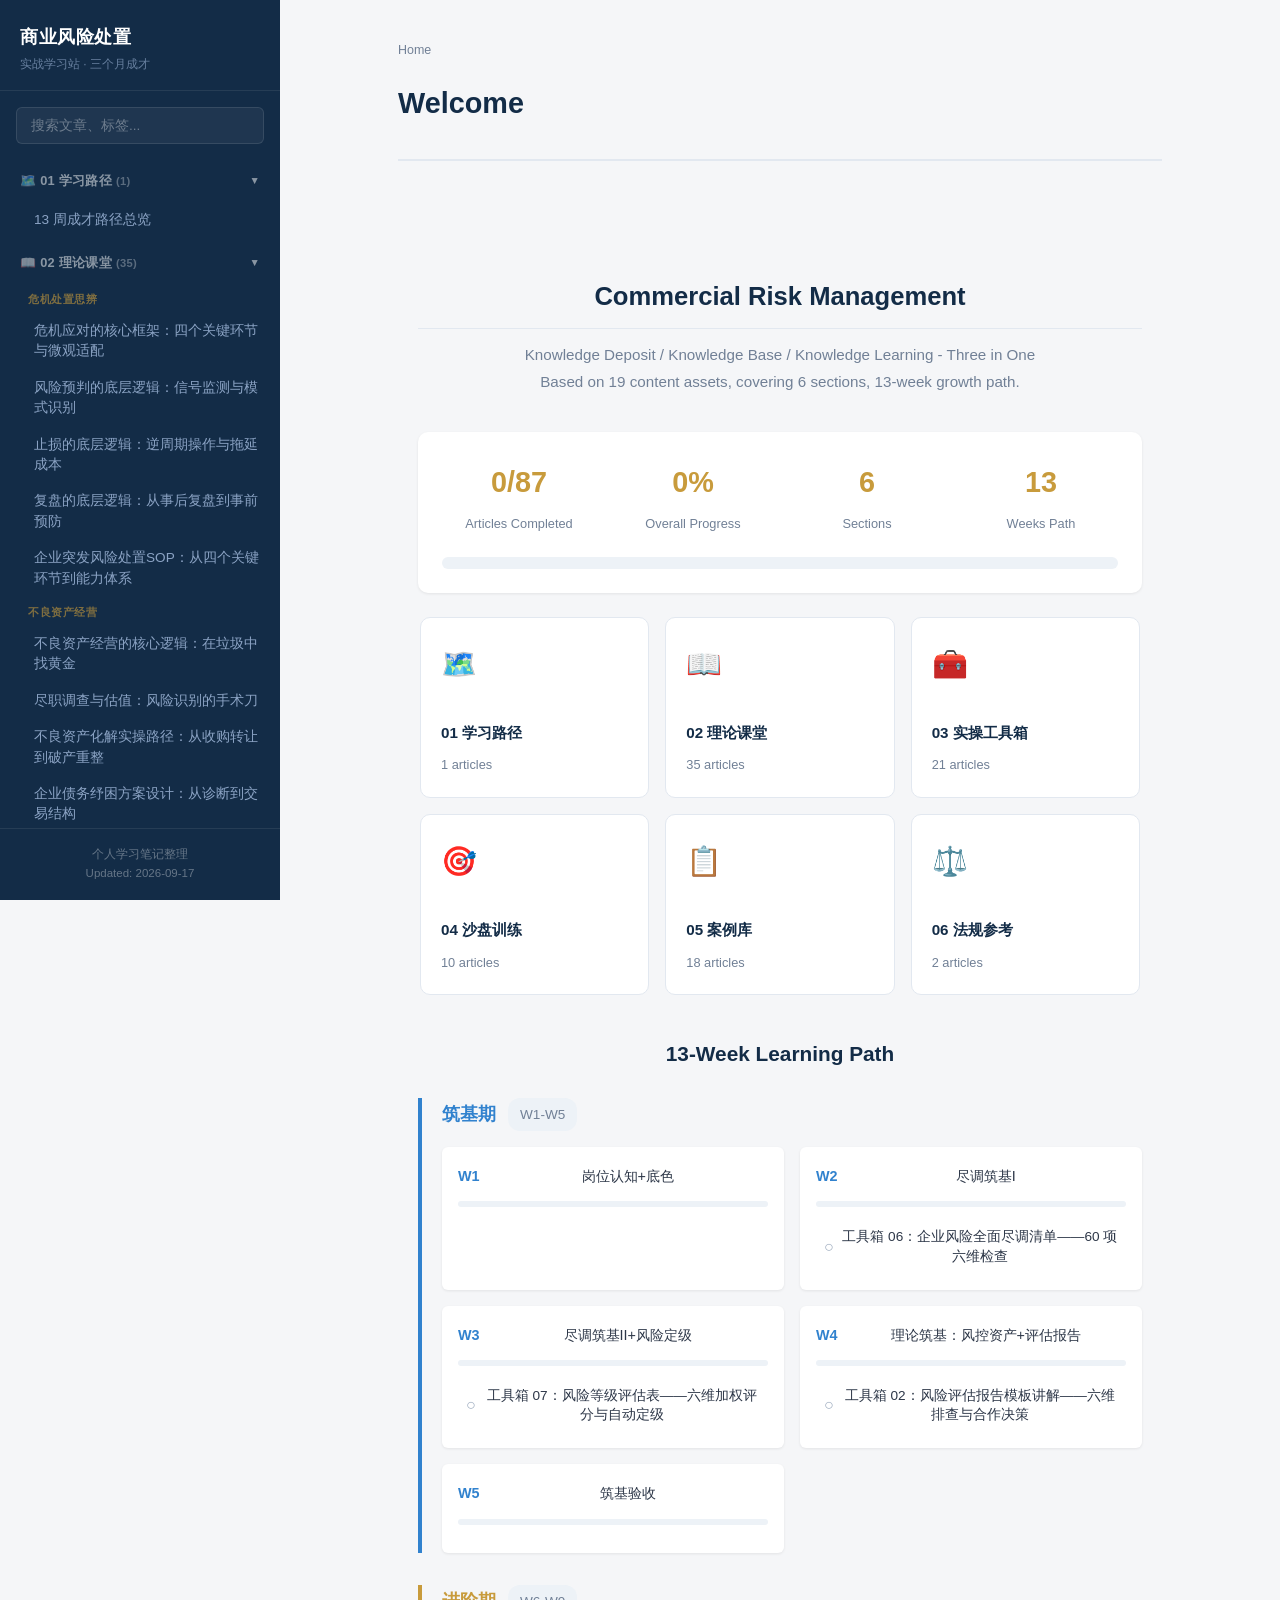
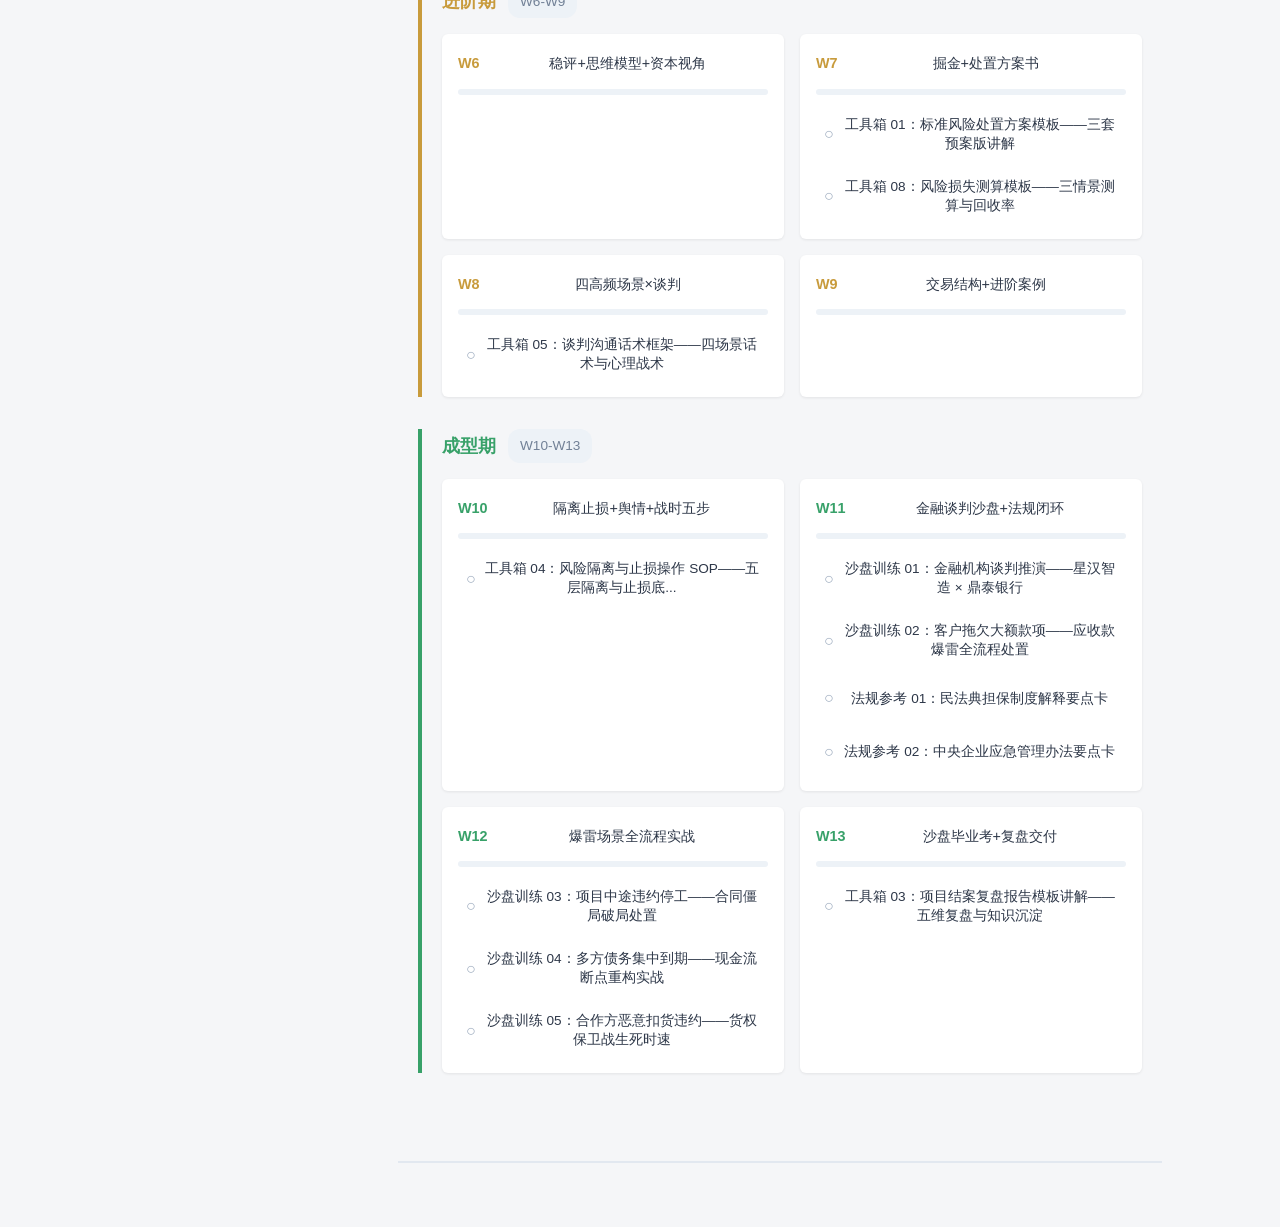
<file: 07_网站源码/risk-learning-site/index.html>
<!DOCTYPE html>
<html lang="zh-CN">
<head>
    <meta charset="UTF-8">
    <meta name="viewport" content="width=device-width, initial-scale=1.0">
    <title>商业风险处置 · 实战学习站</title>
    <link rel="stylesheet" href="style.css">
</head>
<body>
    <div id="app">
        <!-- 移动端菜单按钮 -->
        <button id="menu-toggle" class="menu-toggle" aria-label="切换菜单">
            <span></span><span></span><span></span>
        </button>
        
        <!-- 侧边栏 -->
        <aside id="sidebar" class="sidebar">
            <div class="sidebar-header">
                <h1 class="site-title">商业风险处置</h1>
                <p class="site-subtitle">实战学习站 · 三个月成才</p>
            </div>
            
            <div class="search-box">
                <input type="text" id="search-input" placeholder="搜索文章、标签..." autocomplete="off">
                <div id="search-results" class="search-results"></div>
            </div>
            
            <nav id="nav-tree" class="nav-tree"></nav>
            
            <div class="sidebar-footer">
                <p>个人学习笔记整理</p>
                <p id="last-updated"></p>
            </div>
        </aside>
        
        <!-- 遮罩层 -->
        <div id="overlay" class="overlay"></div>
        
        <!-- 主内容区 -->
        <main id="main-content" class="main-content">
            <div class="content-wrapper">
                <div id="breadcrumb" class="breadcrumb"></div>
                <article id="article">
                    <div class="article-header">
                        <h1 id="article-title">欢迎使用</h1>
                        <div id="article-meta" class="article-meta"></div>
                    </div>
                    <div id="article-body" class="article-body"></div>
                </article>
                <div id="article-nav" class="article-nav"></div>
            </div>
        </main>
    </div>
    
    <!-- 数据层：data.js 必须先于各分文件加载 -->
    <script src="data.js"></script>
    <script src="data-path.js"></script>
    <script src="data-theory.js"></script>
    <script src="data-tools.js"></script>
    <script src="data-lab.js"></script>
    <script src="data-cases.js"></script>
    <script src="data-law.js"></script>
    <script src="app.js"></script>
</body>
</html>
</file>
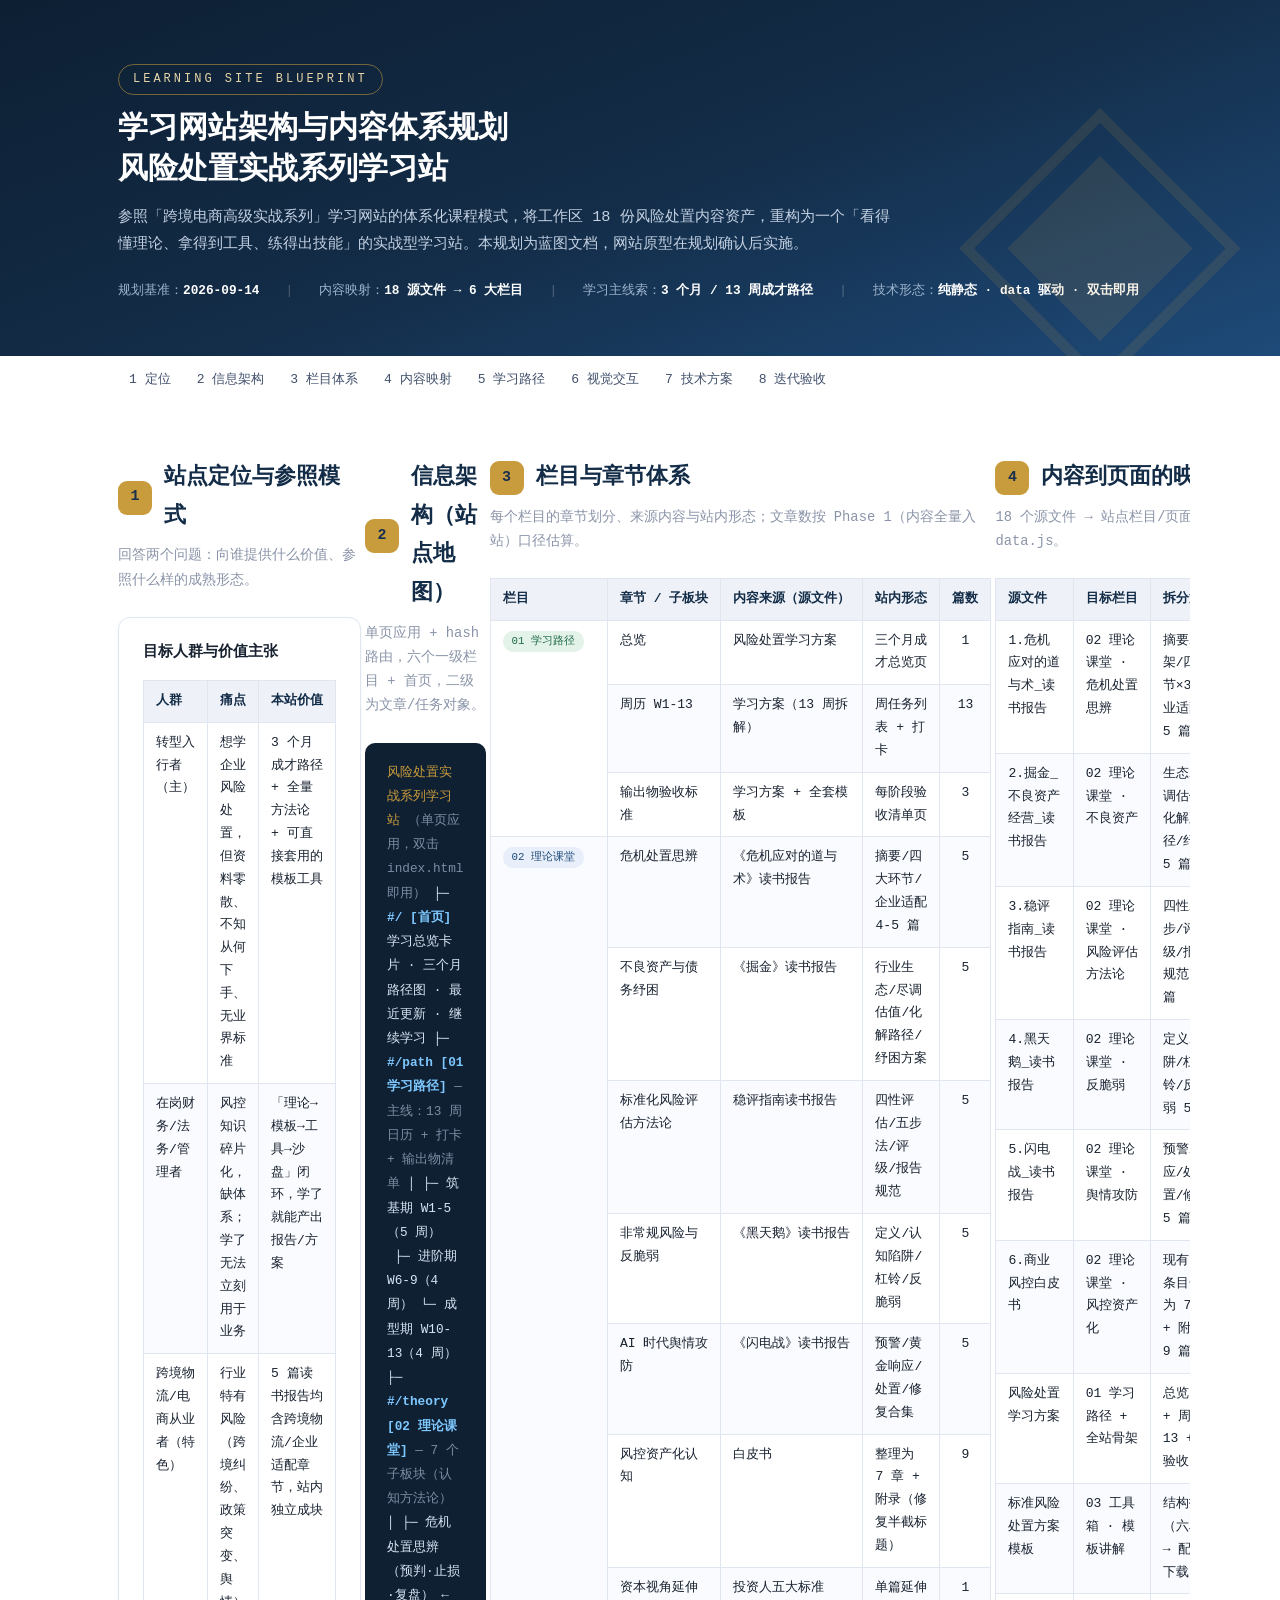
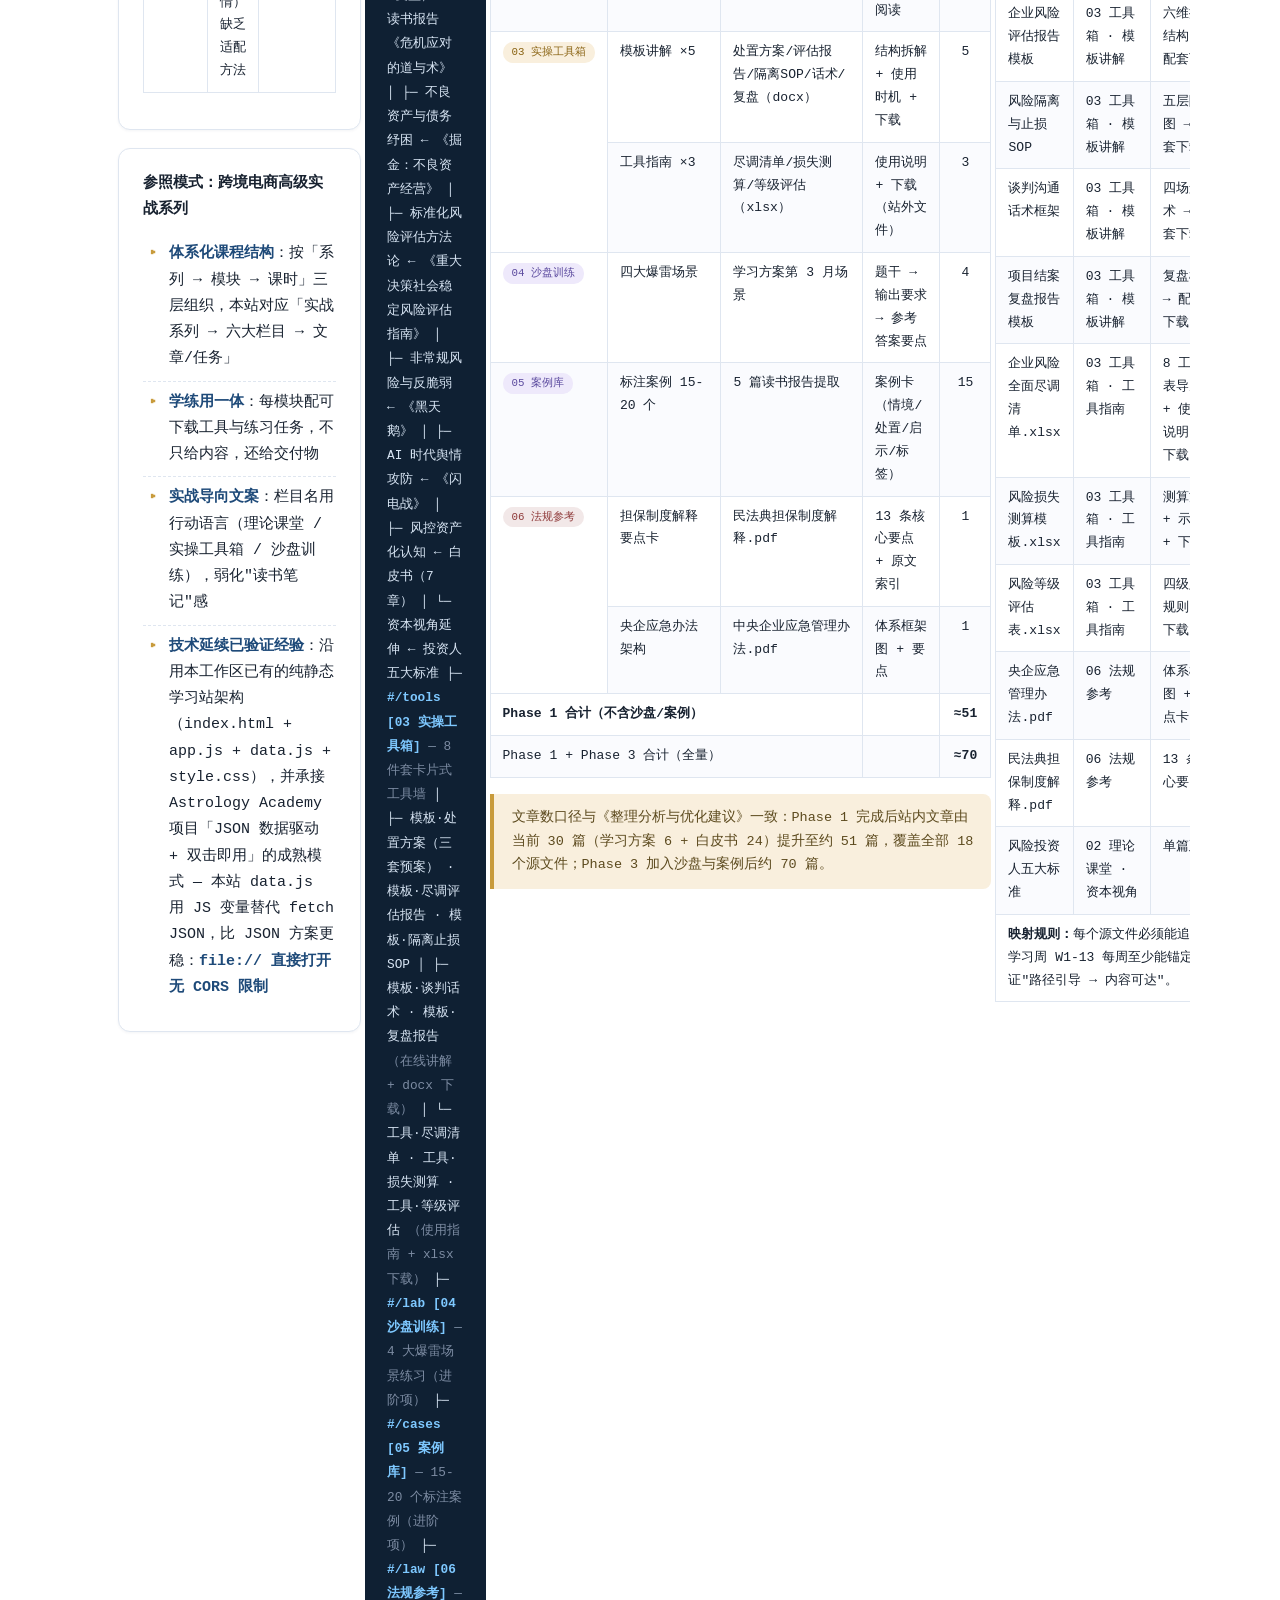
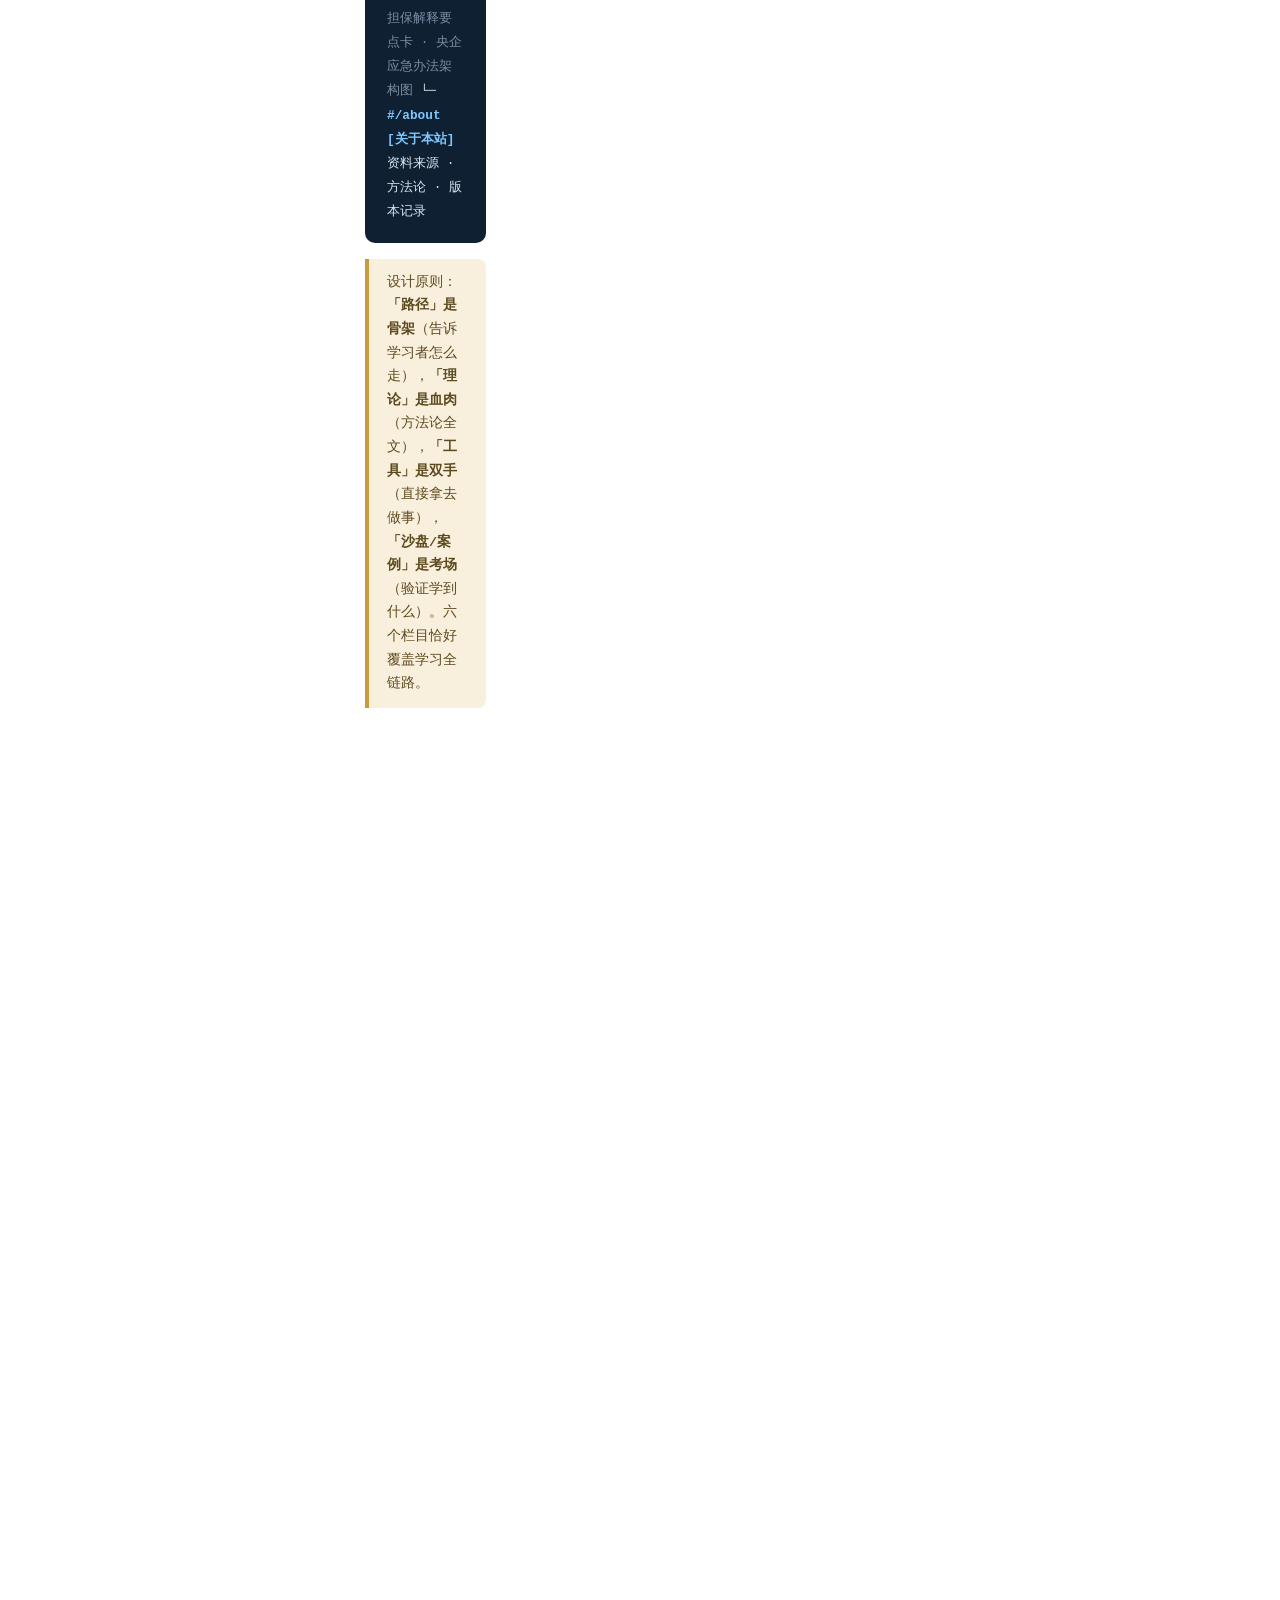
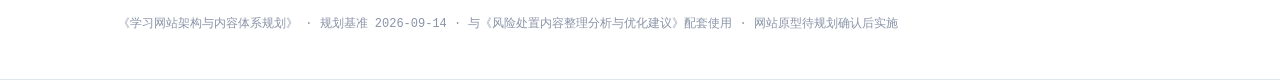
<file: 学习网站架构与内容体系规划.html>
<!DOCTYPE html>
<html lang="zh-CN">
<head>
<meta charset="UTF-8">
<meta name="viewport" content="width=device-width, initial-scale=1.0">
<title>学习网站架构与内容体系规划 — 风险处置实战系列学习站</title>
<meta name="description" content="参照跨境电商高级实战系列学习网站模式，为风险处置内容建设体系化学习站的完整规划：信息架构、栏目体系、内容映射、学习路径、视觉交互与技术方案。">
<style>
:root{
  --ink:#182230; --ink2:#41506b; --ink3:#8a94a8;
  --bg:#f6f8fb; --card:#fff; --line:#dfe6f0;
  --navy:#132c47; --navy2:#1e4a79; --gold:#c89b3c; --gold-bg:#f9efdd;
  --ok:#1e7d4b; --warn:#a05a12;
}
*{margin:0;padding:0;box-sizing:border-box}
html{font-size:15px;scroll-behavior:smooth}
body{font-family:-apple-system,BlinkMacSystemFont,"Segoe UI","PingFang SC","Hiragino Sans GB","Microsoft YaHei",monospace,sans-serif;background:var(--bg);color:var(--ink);line-height:1.75}
.wrap{max-width:1100px;margin:0 auto;padding:0 28px}

header.hero{background:linear-gradient(160deg,#0d1f33 0%,#132c47 50%,#1e4a79 100%);color:#fff;padding:64px 0 54px;position:relative;overflow:hidden}
header.hero::after{content:"◈";position:absolute;right:30px;bottom:-70px;font-size:300px;color:rgba(200,155,60,.12);line-height:1}
.kicker{display:inline-block;font-size:.8rem;letter-spacing:3px;color:#e7d5a8;text-transform:uppercase;margin-bottom:14px;border:1px solid rgba(200,155,60,.55);padding:4px 14px;border-radius:20px;font-family:inherit}
h1{font-size:2rem;line-height:1.35;font-weight:700;margin-bottom:14px}
.hero p.sub{font-size:1.02rem;color:#c3d1e2;max-width:780px}
.hero-meta{margin-top:22px;display:flex;gap:26px;flex-wrap:wrap;font-size:.85rem;color:#9db4cd}
.hero-meta b{color:#fff}
.hero-meta .sep{color:rgba(255,255,255,.25)}

nav.toc{position:sticky;top:0;z-index:50;background:rgba(255,255,255,.97);backdrop-filter:blur(6px);border-bottom:1px solid var(--line)}
nav.toc .wrap{display:flex;gap:4px;overflow-x:auto}
nav.toc a{display:inline-block;padding:13px 11px;font-size:.87rem;color:var(--ink2);text-decoration:none;white-space:nowrap;border-bottom:2px solid transparent}
nav.toc a:hover{color:var(--navy2);border-bottom-color:var(--gold)}

section{padding:52px 0 6px}
h2{font-size:1.48rem;color:var(--navy);font-weight:700;margin-bottom:8px;display:flex;align-items:center;gap:12px}
h2 .no{display:inline-flex;width:34px;height:34px;border-radius:9px;background:var(--gold);color:#fff;align-items:center;justify-content:center;font-size:1rem;color:#17304e;font-weight:800;flex:none}
.sec-desc{color:var(--ink3);font-size:.92rem;margin-bottom:24px}
h3{font-size:1.12rem;color:var(--navy2);margin:28px 0 12px;font-weight:700}

.card{background:var(--card);border:1px solid var(--line);border-radius:12px;padding:22px 24px;margin-bottom:18px;box-shadow:0 1px 3px rgba(19,44,71,.05)}
.card h4{font-size:1rem;margin-bottom:10px;color:var(--ink);font-weight:700}

/* 树/蓝图 */
.tree{font-family:Consolas,"Cascadia Code",Menlo,monospace;font-size:.85rem;background:#0f2033;color:#d8e5f4;border-radius:10px;padding:18px 22px;overflow-x:auto;line-height:1.9}
.tree .d{color:#7ec8ff;font-weight:600}
.tree .g{color:var(--gold)} 
.tree .c{color:#7d8ca3}
.tree .p{color:#ffd98a}

/* 表格 */
.table-scroll{overflow-x:auto;margin:14px 0}
table{width:100%;border-collapse:collapse;font-size:.87rem;background:#fff}
th,td{border:1px solid var(--line);padding:9px 12px;text-align:left;vertical-align:top}
th{background:#eef2f8;color:var(--navy);font-weight:700;white-space:nowrap}
tbody tr:nth-child(even){background:#fafbfe}
.mid{text-align:center}
.badge{display:inline-block;font-size:.72rem;padding:1px 9px;border-radius:10px;white-space:nowrap}
.b-mod{background:#e8effa;color:#1e4a79}
.b-tool{background:#f9efdd;color:#8a6414}
.b-law{background:#f2e8e8;color:#8f3a3a}
.b-path{background:#e4f3ea;color:#1e6b46}
.b-lab{background:#eee9fb;color:#5b4a9e}

/* 学习路径周历 */
.week{display:flex;gap:10px;align-items:flex-start;background:var(--card);border:1px solid var(--line);border-radius:10px;padding:14px 16px;margin-bottom:8px}
.week .wk{flex:none;width:64px;text-align:center;background:var(--navy);color:#fff;border-radius:8px;padding:8px 4px;font-size:.78rem;line-height:1.5}
.week .wk b{display:block;font-size:1.05rem}
.week .wbody{flex:1}
.week .wbody h5{font-size:.95rem;color:var(--navy);margin-bottom:4px}
.week .wbody p{font-size:.85rem;color:var(--ink2)}
.week .out{flex:none;max-width:170px;font-size:.78rem;color:#8a6414;background:var(--gold-bg);border-radius:8px;padding:6px 10px;align-self:center}
.phase-tag{display:inline-block;font-size:.72rem;font-weight:700;padding:1px 10px;border-radius:10px;margin-right:6px;vertical-align:2px}
.pt1{background:#e4f3ea;color:#1e6b46}
.pt2{background:#e8effa;color:#1e4a79}
.pt3{background:#f9efdd;color:#8a6414}

/* 组件清单 */
.comp{display:grid;grid-template-columns:repeat(auto-fill,minmax(230px,1fr));gap:12px}
.comp .it{background:var(--card);border:1px solid var(--line);border-radius:10px;padding:14px 16px}
.comp .it b{display:block;color:var(--navy);font-size:.92rem;margin-bottom:4px}
.comp .it span{font-size:.8rem;color:var(--ink2)}
.prio{display:inline-block;font-size:.72rem;font-weight:700;padding:2px 9px;border-radius:6px;color:#fff;margin-right:6px}
.prio.p0{background:#a33131}.prio.p1{background:#a05a12}.prio.p2{background:#44506a}

ul.clean{list-style:none}
ul.clean>li{padding:8px 0 8px 26px;position:relative;border-bottom:1px dashed var(--line)}
ul.clean>li:last-child{border-bottom:none}
ul.clean>li::before{content:"▸";position:absolute;left:6px;color:var(--gold);font-weight:700}
ul.clean b{color:var(--navy2)}

blockquote.callout{border-left:4px solid var(--gold);background:var(--gold-bg);padding:12px 18px;margin:16px 0;border-radius:0 8px 8px 0;font-size:.9rem;color:#5c4a1e}

footer{border-top:1px solid var(--line);margin-top:58px;padding:28px 0 44px;text-align:center;color:var(--ink3);font-size:.8rem}

@media print{
  nav.toc{display:none}
  header.hero{padding:32px 0}
  .card,table{box-shadow:none}
  section{padding:24px 0 4px}
}
</style>
</head>
<body>

<header class="hero">
  <div class="wrap">
    <span class="kicker">Learning Site Blueprint</span>
    <h1>学习网站架构与内容体系规划<br>风险处置实战系列学习站</h1>
    <p class="sub">参照「跨境电商高级实战系列」学习网站的体系化课程模式，将工作区 18 份风险处置内容资产，重构为一个「看得懂理论、拿得到工具、练得出技能」的实战型学习站。本规划为蓝图文档，网站原型在规划确认后实施。</p>
    <div class="hero-meta">
      <span>规划基准：<b>2026-09-14</b></span><span class="sep">|</span>
      <span>内容映射：<b>18 源文件 → 6 大栏目</b></span><span class="sep">|</span>
      <span>学习主线索：<b>3 个月 / 13 周成才路径</b></span><span class="sep">|</span>
      <span>技术形态：<b>纯静态 · data 驱动 · 双击即用</b></span>
    </div>
  </div>
</header>

<nav class="toc">
  <div class="wrap">
    <a href="#position">1 定位</a>
    <a href="#ia">2 信息架构</a>
    <a href="#sections">3 栏目体系</a>
    <a href="#mapping">4 内容映射</a>
    <a href="#path">5 学习路径</a>
    <a href="#visual">6 视觉交互</a>
    <a href="#tech">7 技术方案</a>
    <a href="#iterate">8 迭代验收</a>
  </div>
</header>

<div class="wrap">

<!-- ============ 1 定位 ============ -->
<section id="position">
  <h2><span class="no">1</span>站点定位与参照模式</h2>
  <p class="sec-desc">回答两个问题：向谁提供什么价值、参照什么样的成熟形态。</p>

  <div class="card">
    <h4>目标人群与价值主张</h4>
    <div class="table-scroll">
      <table>
        <thead><tr><th style="width:140px">人群</th><th>痛点</th><th>本站价值</th></tr></thead>
        <tbody>
          <tr><td>转型入行者（主）</td><td>想学企业风险处置，但资料零散、不知从何下手、无业界标准</td><td>3 个月成才路径 + 全量方法论 + 可直接套用的模板工具</td></tr>
          <tr><td>在岗财务/法务/管理者</td><td>风控知识碎片化，缺体系；学了无法立刻用于业务</td><td>「理论→模板→工具→沙盘」闭环，学了就能产出报告/方案</td></tr>
          <tr><td>跨境物流/电商从业者（特色）</td><td>行业特有风险（跨境纠纷、政策突变、舆情）缺乏适配方法</td><td>5 篇读书报告均含跨境物流/企业适配章节，站内独立成块</td></tr>
        </tbody>
      </table>
    </div>
  </div>

  <div class="card">
    <h4>参照模式：跨境电商高级实战系列</h4>
    <ul class="clean">
      <li><b>体系化课程结构</b>：按「系列 → 模块 → 课时」三层组织，本站对应「实战系列 → 六大栏目 → 文章/任务」</li>
      <li><b>学练用一体</b>：每模块配可下载工具与练习任务，不只给内容，还给交付物</li>
      <li><b>实战导向文案</b>：栏目名用行动语言（理论课堂 / 实操工具箱 / 沙盘训练），弱化"读书笔记"感</li>
      <li><b>技术延续已验证经验</b>：沿用本工作区已有的纯静态学习站架构（index.html + app.js + data.js + style.css），并承接 Astrology Academy 项目「JSON 数据驱动 + 双击即用」的成熟模式 — 本站 data.js 用 JS 变量替代 fetch JSON，比 JSON 方案更稳：<b>file:// 直接打开无 CORS 限制</b></li>
    </ul>
  </div>
</section>

<!-- ============ 2 信息架构 ============ -->
<section id="ia">
  <h2><span class="no">2</span>信息架构（站点地图）</h2>
  <p class="sec-desc">单页应用 + hash 路由，六个一级栏目 + 首页，二级为文章/任务对象。</p>
  <div class="tree">
<span class="g">风险处置实战系列学习站</span>  <span class="c">（单页应用，双击 index.html 即用）</span>
├─ <span class="d">#/ [首页]</span> 学习总览卡片 · 三个月路径图 · 最近更新 · 继续学习
├─ <span class="d">#/path [01 学习路径]</span>  <span class="c">— 主线：13 周日历 + 打卡 + 输出物清单</span>
│   ├─ 筑基期 W1-5（5 周）  ├─ 进阶期 W6-9（4 周）  └─ 成型期 W10-13（4 周）
├─ <span class="d">#/theory [02 理论课堂]</span>  <span class="c">— 7 个子板块（认知方法论）</span>
│   ├─ 危机处置思辨（预判·止损·复盘）        ← 读书报告《危机应对的道与术》
│   ├─ 不良资产与债务纾困                    ← 《掘金：不良资产经营》
│   ├─ 标准化风险评估方法论                  ← 《重大决策社会稳定风险评估指南》
│   ├─ 非常规风险与反脆弱                    ← 《黑天鹅》
│   ├─ AI 时代舆情攻防                       ← 《闪电战》
│   ├─ 风控资产化认知                        ← 白皮书（7 章）
│   └─ 资本视角延伸                         ← 投资人五大标准
├─ <span class="d">#/tools [03 实操工具箱]</span>  <span class="c">— 8 件套卡片式工具墙</span>
│   ├─ 模板·处置方案（三套预案） · 模板·尽调评估报告 · 模板·隔离止损SOP
│   ├─ 模板·谈判话术 · 模板·复盘报告         <span class="c">（在线讲解 + docx 下载）</span>
│   └─ 工具·尽调清单 · 工具·损失测算 · 工具·等级评估  <span class="c">（使用指南 + xlsx 下载）</span>
├─ <span class="d">#/lab [04 沙盘训练]</span>   <span class="c">— 4 大爆雷场景练习（进阶项）</span>
├─ <span class="d">#/cases [05 案例库]</span>  <span class="c">— 15-20 个标注案例（进阶项）</span>
├─ <span class="d">#/law [06 法规参考]</span>  <span class="c">— 担保解释要点卡 · 央企应急办法架构图</span>
└─ <span class="d">#/about [关于本站]</span> 资料来源 · 方法论 · 版本记录
  </div>
  <blockquote class="callout">设计原则：<b>「路径」是骨架</b>（告诉学习者怎么走），<b>「理论」是血肉</b>（方法论全文），<b>「工具」是双手</b>（直接拿去做事），<b>「沙盘/案例」是考场</b>（验证学到什么）。六个栏目恰好覆盖学习全链路。</blockquote>
</section>

<!-- ============ 3 栏目体系 ============ -->
<section id="sections">
  <h2><span class="no">3</span>栏目与章节体系</h2>
  <p class="sec-desc">每个栏目的章节划分、来源内容与站内形态；文章数按 Phase 1（内容全量入站）口径估算。</p>

  <div class="table-scroll">
    <table>
      <thead><tr><th style="width:110px">栏目</th><th style="width:230px">章节 / 子板块</th><th>内容来源（源文件）</th><th>站内形态</th><th style="width:70px" class="mid">篇数</th></tr></thead>
      <tbody>
        <tr><td rowspan="3"><span class="badge b-path">01 学习路径</span></td><td>总览</td><td>风险处置学习方案</td><td>三个月成才总览页</td><td class="mid">1</td></tr>
        <tr><td>周历 W1-13</td><td>学习方案（13 周拆解）</td><td>周任务列表 + 打卡</td><td class="mid">13</td></tr>
        <tr><td>输出物验收标准</td><td>学习方案 + 全套模板</td><td>每阶段验收清单页</td><td class="mid">3</td></tr>
        <tr><td rowspan="7"><span class="badge b-mod">02 理论课堂</span></td><td>危机处置思辨</td><td>《危机应对的道与术》读书报告</td><td>摘要/四大环节/企业适配 4-5 篇</td><td class="mid">5</td></tr>
        <tr><td>不良资产与债务纾困</td><td>《掘金》读书报告</td><td>行业生态/尽调估值/化解路径/纾困方案</td><td class="mid">5</td></tr>
        <tr><td>标准化风险评估方法论</td><td>稳评指南读书报告</td><td>四性评估/五步法/评级/报告规范</td><td class="mid">5</td></tr>
        <tr><td>非常规风险与反脆弱</td><td>《黑天鹅》读书报告</td><td>定义/认知陷阱/杠铃/反脆弱</td><td class="mid">5</td></tr>
        <tr><td>AI 时代舆情攻防</td><td>《闪电战》读书报告</td><td>预警/黄金响应/处置/修复合集</td><td class="mid">5</td></tr>
        <tr><td>风控资产化认知</td><td>白皮书</td><td>整理为 7 章 + 附录（修复半截标题）</td><td class="mid">9</td></tr>
        <tr><td>资本视角延伸</td><td>投资人五大标准</td><td>单篇延伸阅读</td><td class="mid">1</td></tr>
        <tr><td rowspan="2"><span class="badge b-tool">03 实操工具箱</span></td><td>模板讲解 ×5</td><td>处置方案/评估报告/隔离SOP/话术/复盘（docx）</td><td>结构拆解 + 使用时机 + 下载</td><td class="mid">5</td></tr>
        <tr><td>工具指南 ×3</td><td>尽调清单/损失测算/等级评估（xlsx）</td><td>使用说明 + 下载（站外文件）</td><td class="mid">3</td></tr>
        <tr><td><span class="badge b-lab">04 沙盘训练</span></td><td>四大爆雷场景</td><td>学习方案第 3 月场景</td><td>题干 → 输出要求 → 参考答案要点</td><td class="mid">4</td></tr>
        <tr><td><span class="badge b-lab">05 案例库</span></td><td>标注案例 15-20 个</td><td>5 篇读书报告提取</td><td>案例卡（情境/处置/启示/标签）</td><td class="mid">15</td></tr>
        <tr><td rowspan="2"><span class="badge b-law">06 法规参考</span></td><td>担保制度解释要点卡</td><td>民法典担保制度解释.pdf</td><td>13 条核心要点 + 原文索引</td><td class="mid">1</td></tr>
        <tr><td>央企应急办法架构</td><td>中央企业应急管理办法.pdf</td><td>体系框架图 + 要点</td><td class="mid">1</td></tr>
        <tr><td colspan="3"><b>Phase 1 合计（不含沙盘/案例）</b></td><td></td><td class="mid"><b>≈51</b></td></tr>
        <tr><td colspan="3">Phase 1 + Phase 3 合计（全量）</td><td></td><td class="mid"><b>≈70</b></td></tr>
      </tbody>
    </table>
  </div>

  <blockquote class="callout">文章数口径与《整理分析与优化建议》一致：Phase 1 完成后站内文章由当前 30 篇（学习方案 6 + 白皮书 24）提升至约 51 篇，覆盖全部 18 个源文件；Phase 3 加入沙盘与案例后约 70 篇。</blockquote>
</section>

<!-- ============ 4 内容映射 ============ -->
<section id="mapping">
  <h2><span class="no">4</span>内容到页面的映射</h2>
  <p class="sec-desc">18 个源文件 → 站点栏目/页面的完整对照，实施时据此生成 data.js。</p>
  <div class="table-scroll">
    <table>
      <thead><tr><th>源文件</th><th>目标栏目</th><th>拆分策略</th><th>难度</th><th>对应学习周</th></tr></thead>
      <tbody>
        <tr><td>1.危机应对的道与术_读书报告</td><td>02 理论课堂 · 危机处置思辨</td><td>摘要/框架/四环节×3/企业适配 5 篇</td><td><span class="badge b-mod">入门</span></td><td>W1-3</td></tr>
        <tr><td>2.掘金_不良资产经营_读书报告</td><td>02 理论课堂 · 不良资产</td><td>生态/尽调估值/化解路径/纾困 5 篇</td><td><span class="badge b-mod">进阶</span></td><td>W6-7</td></tr>
        <tr><td>3.稳评指南_读书报告</td><td>02 理论课堂 · 风险评估方法论</td><td>四性/五步/评级/报告规范 5 篇</td><td><span class="badge b-mod">进阶</span></td><td>W3·W8</td></tr>
        <tr><td>4.黑天鹅_读书报告</td><td>02 理论课堂 · 反脆弱</td><td>定义/陷阱/杠铃/反脆弱 5 篇</td><td><span class="badge b-mod">高阶</span></td><td>W10-11</td></tr>
        <tr><td>5.闪电战_读书报告</td><td>02 理论课堂 · 舆情攻防</td><td>预警/响应/处置/修复 5 篇</td><td><span class="badge b-mod">高阶</span></td><td>W10-12</td></tr>
        <tr><td>6.商业风控白皮书</td><td>02 理论课堂 · 风控资产化</td><td>现有 24 条目合并为 7 章 + 附录 9 篇</td><td><span class="badge b-mod">进阶</span></td><td>全线+延伸</td></tr>
        <tr><td>风险处置学习方案</td><td>01 学习路径 + 全站骨架</td><td>总览 1 + 周历 13 + 验收 3</td><td><span class="badge b-path">入门</span></td><td>W0 总览</td></tr>
        <tr><td>标准风险处置方案模板</td><td>03 工具箱 · 模板讲解</td><td>结构拆解（六段）→ 配套下载</td><td><span class="badge b-tool">入门</span></td><td>W7-8 产出</td></tr>
        <tr><td>企业风险评估报告模板</td><td>03 工具箱 · 模板讲解</td><td>六维排查结构 → 配套下载</td><td><span class="badge b-tool">入门</span></td><td>W3-5 产出</td></tr>
        <tr><td>风险隔离与止损 SOP</td><td>03 工具箱 · 模板讲解</td><td>五层隔离图 → 配套下载</td><td><span class="badge b-tool">入门</span></td><td>W10 配套</td></tr>
        <tr><td>谈判沟通话术框架</td><td>03 工具箱 · 模板讲解</td><td>四场景话术 → 配套下载</td><td><span class="badge b-tool">进阶</span></td><td>W8-9 配套</td></tr>
        <tr><td>项目结案复盘报告模板</td><td>03 工具箱 · 模板讲解</td><td>复盘框架 → 配套下载</td><td><span class="badge b-tool">入门</span></td><td>W13 产出</td></tr>
        <tr><td>企业风险全面尽调清单.xlsx</td><td>03 工具箱 · 工具指南</td><td>8 工作表导览 + 使用说明 + 下载</td><td><span class="badge b-tool">入门</span></td><td>W2-4 配套</td></tr>
        <tr><td>风险损失测算模板.xlsx</td><td>03 工具箱 · 工具指南</td><td>测算方法 + 示例 + 下载</td><td><span class="badge b-tool">进阶</span></td><td>W7 配套</td></tr>
        <tr><td>风险等级评估表.xlsx</td><td>03 工具箱 · 工具指南</td><td>四级定级规则 + 下载</td><td><span class="badge b-tool">入门</span></td><td>W3 配套</td></tr>
        <tr><td>央企应急管理办法.pdf</td><td>06 法规参考</td><td>体系框架图 + 要点卡</td><td><span class="badge b-law">参考</span></td><td>W10+</td></tr>
        <tr><td>民法典担保制度解释.pdf</td><td>06 法规参考</td><td>13 条核心要点卡</td><td><span class="badge b-law">参考</span></td><td>W1-2 精读</td></tr>
        <tr><td>风险投资人五大标准</td><td>02 理论课堂 · 资本视角</td><td>单篇延伸</td><td><span class="badge b-mod">入门</span></td><td>延伸</td></tr>
        <tr><td colspan="5"><b>映射规则：</b>每个源文件必须能追溯到栏目与学习周；反向看，学习周 W1-13 每周至少能锚定 1-2 个对应文章/工具，保证"路径引导 → 内容可达"。</td></tr>
      </tbody>
    </table>
  </div>
</section>

<!-- ============ 5 学习路径 ============ -->
<section id="path">
  <h2><span class="no">5</span>学习路径设计（13 周成才）</h2>
  <p class="sec-desc">基于三个月成才方案的结构化演绎：每周一个主题，配站内内容 + 输出物，形成可打卡的完整闭环。</p>

  <div class="week"><div class="wk"><b>W0</b>启程</div><div class="wbody"><h5>入站引导</h5><p>学习总览页：专业画像、学习节奏说明、工具箱索引、如何打卡</p></div><div class="out">完成：画像自评</div></div>

  <div class="week"><div class="wk"><b>W1</b><span class="phase-tag pt1">筑基</span></div><div class="wbody"><h5>风险处置全景 × 民法典担保基础</h5><p>《危机应对的道与术》摘要与框架；担保制度解释要点卡 13 条</p></div><div class="out">输出：风险类型自绘地图</div></div>
  <div class="week"><div class="wk"><b>W2</b><span class="phase-tag pt1">筑基</span></div><div class="wbody"><h5>尽调基础 I：工商 / 涉诉 / 资产</h5><p>《危机应对》预判章节；尽调清单工具前 3 工作表导览</p></div><div class="out">输出：简易排查简报①</div></div>
  <div class="week"><div class="wk"><b>W3</b><span class="phase-tag pt1">筑基</span></div><div class="wbody"><h5>尽调基础 II：合同 / 舆情 / 资金 + 风险定级</h5><p>尽调清单剩余工作表；等级评估表工具指南（四级定级）</p></div><div class="out">输出：简易排查简报② + 定级</div></div>
  <div class="week"><div class="wk"><b>W4</b><span class="phase-tag pt1">筑基</span></div><div class="wbody"><h5>非诉处置逻辑 + 尽调出报告</h5><p>稳定性评估方法论（四性/五步）；评估报告模板拆解</p></div><div class="out">输出：一企一档风险评估报告</div></div>
  <div class="week"><div class="wk"><b>W5</b><span class="phase-tag pt1">筑基</span></div><div class="wbody"><h5>筑基验收</h5><p>第一月复盘：预判-止损-复盘三环节串讲；验收清单</p></div><div class="out">验收：排查简报 + 评估报告</div></div>

  <div class="week"><div class="wk"><b>W6</b><span class="phase-tag pt2">进阶</span></div><div class="wbody"><h5>不良资产行业生态与尽调估值</h5><p>《掘金》生态五方 + 尽调三维度 + 估值方法</p></div><div class="out">输出：估值思路卡</div></div>
  <div class="week"><div class="wk"><b>W7</b><span class="phase-tag pt2">进阶</span></div><div class="wbody"><h5>损失测算 × 方案书结构</h5><p>损失测算工具指南；处置方案模板六段拆解（A/B/C 三套预案）</p></div><div class="out">输出：方案书①</div></div>
  <div class="week"><div class="wk"><b>W8</b><span class="phase-tag pt2">进阶</span></div><div class="wbody"><h5>四大高频场景 × 谈判力</h5><p>逾期/违约/债务压力/股权僵局；谈判话术框架（四场景）</p></div><div class="out">输出：方案书②</div></div>
  <div class="week"><div class="wk"><b>W9</b><span class="phase-tag pt2">进阶</span></div><div class="wbody"><h5>进阶验收</h5><p>债务纾困思维（《掘金》第 4 部分）；目标：方案独立成稿</p></div><div class="out">验收：完整处置方案书</div></div>

  <div class="week"><div class="wk"><b>W10</b><span class="phase-tag pt3">成型</span></div><div class="wbody"><h5>风险隔离与止损 SOP</h5><p>五层隔离（业务/财务/法律/声誉/组织）；SOP 切换与退出机制；法规：央企应急办法</p></div><div class="out">输出：隔离方案演练</div></div>
  <div class="week"><div class="wk"><b>W11</b><span class="phase-tag pt3">成型</span></div><div class="wbody"><h5>非常规风险与反脆弱</h5><p>《黑天鹅》：认知陷阱 / 杠铃策略 / 脆弱性扫描清单</p></div><div class="out">输出：脆弱性扫描</div></div>
  <div class="week"><div class="wk"><b>W12</b><span class="phase-tag pt3">成型</span></div><div class="wbody"><h5>舆情攻防与声誉修复</h5><p>《闪电战》：立体雷达 / 黄金响应 / 三重诊断 / 跨境适配</p></div><div class="out">输出：舆情预案卡</div></div>
  <div class="week"><div class="wk"><b>W13</b><span class="phase-tag pt3">成型</span></div><div class="wbody"><h5>沙盘毕业考 + 复盘沉淀</h5><p>四大爆雷场景全流程演练；复盘报告模板收口；产出个人方法论</p></div><div class="out">验收：整套处置交付物</div></div>

  <blockquote class="callout">打卡机制：每周完成「阅读 → 工具使用 → 输出物」三步即打勾，全部勾选点亮阶段徽章（筑基/进阶/成型）。进度存 localStorage，纯本地、无账号成本。</blockquote>
</section>

<!-- ============ 6 视觉交互 ============ -->
<section id="visual">
  <h2><span class="no">6</span>视觉与交互方向</h2>
  <p class="sec-desc">在现有站点雏形（深色侧栏文档站）基础上做品牌化升级，不推翻架构只换皮肤与组件。</p>

  <div class="grid2" style="display:grid;grid-template-columns:1fr 1fr;gap:16px">
    <div class="card">
      <h4>视觉基调</h4>
      <ul class="clean">
        <li><b>色彩</b>：深海军蓝 <code style="background:#132c47;color:#fff;padding:1px 7px;border-radius:5px">#132C47</code> 主色 + 琥珀金 <code style="background:#f9efdd;color:#8a6414;padding:1px 7px;border-radius:5px">#C89B3C</code> 强调 + 冷灰内容区，传递"沉稳 · 专业 · 权威"</li>
        <li><b>意象</b>：盾牌 / 仪表盘 / 风险矩阵四象限（SVG 内联，不依赖图片资源）</li>
        <li><b>字号排版</b>：正文 15-16px、行高 1.8，长文留白为主，工具卡片走紧凑网格</li>
        <li><b>明暗模式</b>：默认浅色，提供深色切换（CSS 变量驱动）</li>
      </ul>
    </div>
    <div class="card">
      <h4>交互组件清单</h4>
      <div class="comp">
        <div class="it"><b>13 周时间线</b><span>路径页主视觉，周进度自动高亮</span></div>
        <div class="it"><b>周历打卡</b><span>三项打勾 + 徽章奖励，localStorage</span></div>
        <div class="it"><b>工具卡片墙</b><span>模板/工具封面卡 + 下载 + 使用时机标签</span></div>
        <div class="it"><b>全文搜索</b><span>标题+标签+正文摘要联合索引，高亮命中</span></div>
        <div class="it"><b>已读标记</b><span>侧栏文章阅读后淡色/打勾</span></div>
        <div class="it"><b>风险矩阵图</b><span>SVG 四象限可视化定级逻辑</span></div>
        <div class="it"><b>五层隔离图</b><span>SOP 专属 SVG 层级示意</span></div>
        <div class="it"><b>沙盘答题式交互</b><span>题干→输出框→参考答案折叠</span></div>
      </div>
    </div>
  </div>

  <div class="card">
    <h4>与现有雏形的演进关系</h4>
    <ul class="clean">
      <li><b>保留</b>：四文件架构（index.html / app.js / data.js / style.css）、侧栏导航、hash 路由、搜索框、移动端抽屉</li>
      <li><b>升级</b>：subtitle/品牌区由 site 配置驱动（不再写死文案）；导航分组从「学习计划/白皮书」扩展为六个栏目；修复渲染缺陷（<code>&lt;ol&gt;</code>、多行引用块、<code>:has()</code> 降级）</li>
      <li><b>新增</b>：全文搜索索引、localStorage 进度层、打印样式</li>
    </ul>
  </div>
</section>

<!-- ============ 7 技术方案 ============ -->
<section id="tech">
  <h2><span class="no">7</span>技术方案</h2>
  <p class="sec-desc">延续已验证的纯静态路线：零依赖、零部署成本、双击即用，同时规避此前项目踩过的坑。</p>

  <div class="tree">
risk-learning-site/                       <span class="c">← 网站源码区（内容与源码分离）</span>
├─ index.html                             <span class="c">入口壳：侧栏 + 主内容 + 脚本挂载</span>
├─ style.css                              <span class="c">样式：品牌变量 + 组件 + 移动端 + 打印</span>
├─ app.js                                 <span class="c">逻辑：导航/路由/搜索/进度/沙盘交互</span>
├─ data.js                                <span class="c">数据层（核心）：SITE_DATA.sections + articles</span>
│   ├─ site: 标题/副标题/版本/最近更新
│   ├─ sections: 6 栏目 × 子板块 × 文章引用
│   └─ articles: 每篇 {id,title,tags,difficulty,week,content}
└─ assets/                                 <span class="c">（可选）模板/工具下载文件引用目录</span>
  </div>

  <div class="card">
    <h4>实现要点与避坑清单</h4>
    <ul class="clean">
      <li><b>数据格式</b>：data.js 用 JS 对象（非 fetch JSON），<code>file://</code> 双击直接可用，天然规避 CORS — 这是相对 Astrology Academy JSON 方案的关键改进，务必保持</li>
      <li><b>字符串卫生</b>：JS 字符串内禁裸双引号，中文语境用「」替代，杜绝引号逃逸问题</li>
      <li><b>文章元数据</b>：每篇带 difficulty（入门/进阶/高阶）、week（对应学习周）、tags，供路径页与筛选联动</li>
      <li><b>缓存规避</b>：data.js 结构升级后，通过版本文件或改文件名强制刷新（浏览器 JS 缓存顽固，必要时提示无痕模式）</li>
      <li><b>长文渲染</b>：读书报告正文量约 8-10 万字总量级，按章节拆分存储（不存超大单条），正文用 contentHtml 字段直接存 HTML，绕开简易 Markdown 渲染器的已知缺陷</li>
      <li><b>本地校验</b>：开发期以 <code>python -m http.server 8765</code> 起本地服务便于调试，交付形态仍为双击可用</li>
      <li><b>合规</b>：白皮书版权归融智研究院，站内标注出处；读书报告为个人学习笔记性质，站内声明"个人学习整理"</li>
    </ul>
  </div>
</section>

<!-- ============ 8 迭代验收 ============ -->
<section id="iterate">
  <h2><span class="no">8</span>迭代路线与验收标准</h2>
  <p class="sec-desc">分四阶段推进，每阶段有可验证的站内成果；与《整理分析与优化建议》的 P0-P2 一一对应。</p>

  <div class="table-scroll">
    <table>
      <thead><tr><th style="width:150px">阶段</th><th>动作</th><th>验收标准</th></tr></thead>
      <tbody>
        <tr><td><span class="prio p0">P0</span><b>内容标准化</b></td><td>目录重组 + 统一命名 + 18 文件元数据表</td><td>工作区 5+1 目录清晰；元数据表 18 行完整；无孤文件</td></tr>
        <tr><td><span class="prio p0">P0</span><b>内容全量入站</b></td><td>5 篇读书报告章节化入站；白皮书修复；工具箱 8 件套上线</td><td>站内文章 ≥51 篇；导航按 6 栏目分组；白皮书无半截标题</td></tr>
        <tr><td><span class="prio p1">P1</span><b>学习闭环</b></td><td>全文搜索 + 13 周打卡 + 已读标记 + 工具下载</td><td>搜索可命中正文；从 W0 一路打勾到 W13 点亮三段徽章</td></tr>
        <tr><td><span class="prio p2">P2</span><b>训练站升级</b></td><td>沙盘 4 场景 + 案例库 15 + 笔记高亮 + 法规要点卡</td><td>独立完成至少 1 个爆雷场景整套处置交付；案例可检索</td></tr>
      </tbody>
    </table>
  </div>

  <blockquote class="callout">第一步建议（规划确认后）：先执行 <b>P0 内容标准化</b>，随后按映射表分批生成 data.js — 每入站一份读书报告，即完成一次可验证的增量交付。</blockquote>
</section>

</div>

<footer>
  <div class="wrap">《学习网站架构与内容体系规划》 · 规划基准 2026-09-14 · 与《风险处置内容整理分析与优化建议》配套使用 · 网站原型待规划确认后实施</div>
</footer>

</body>
</html>
</file>
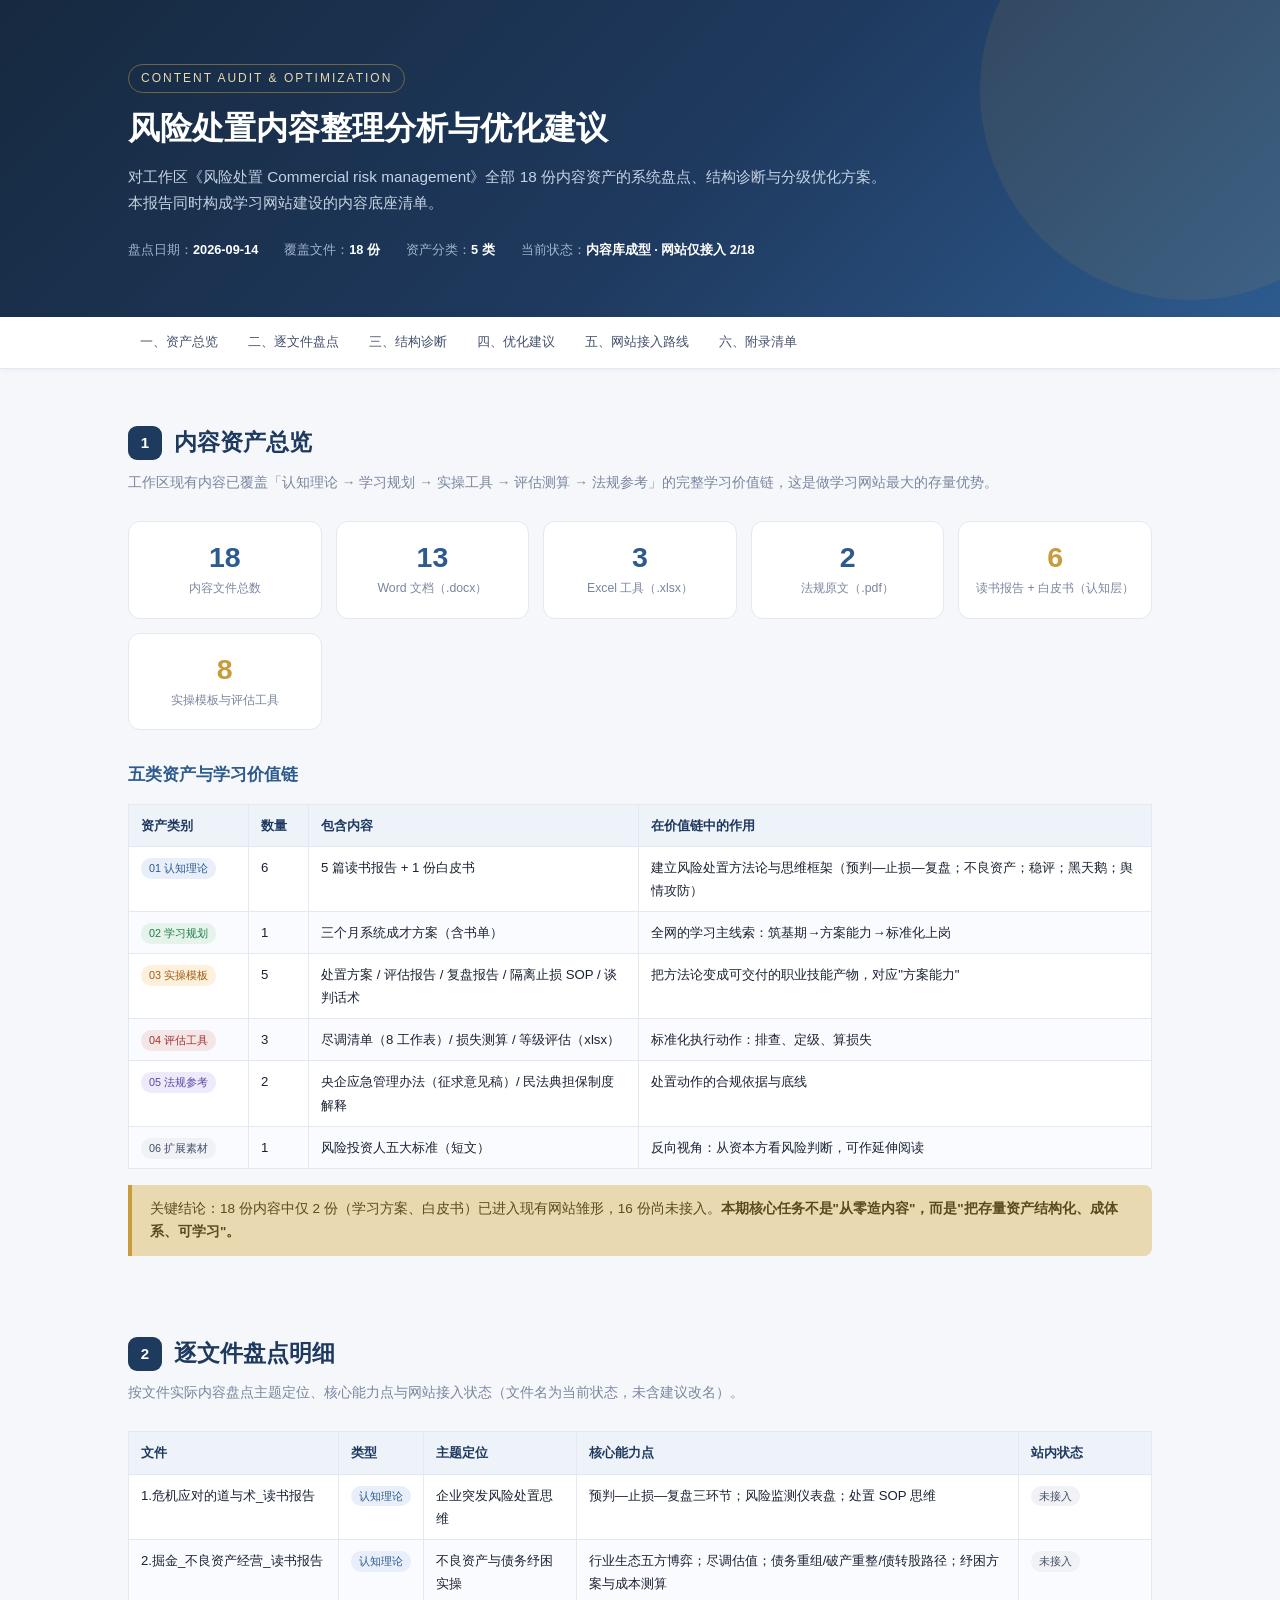
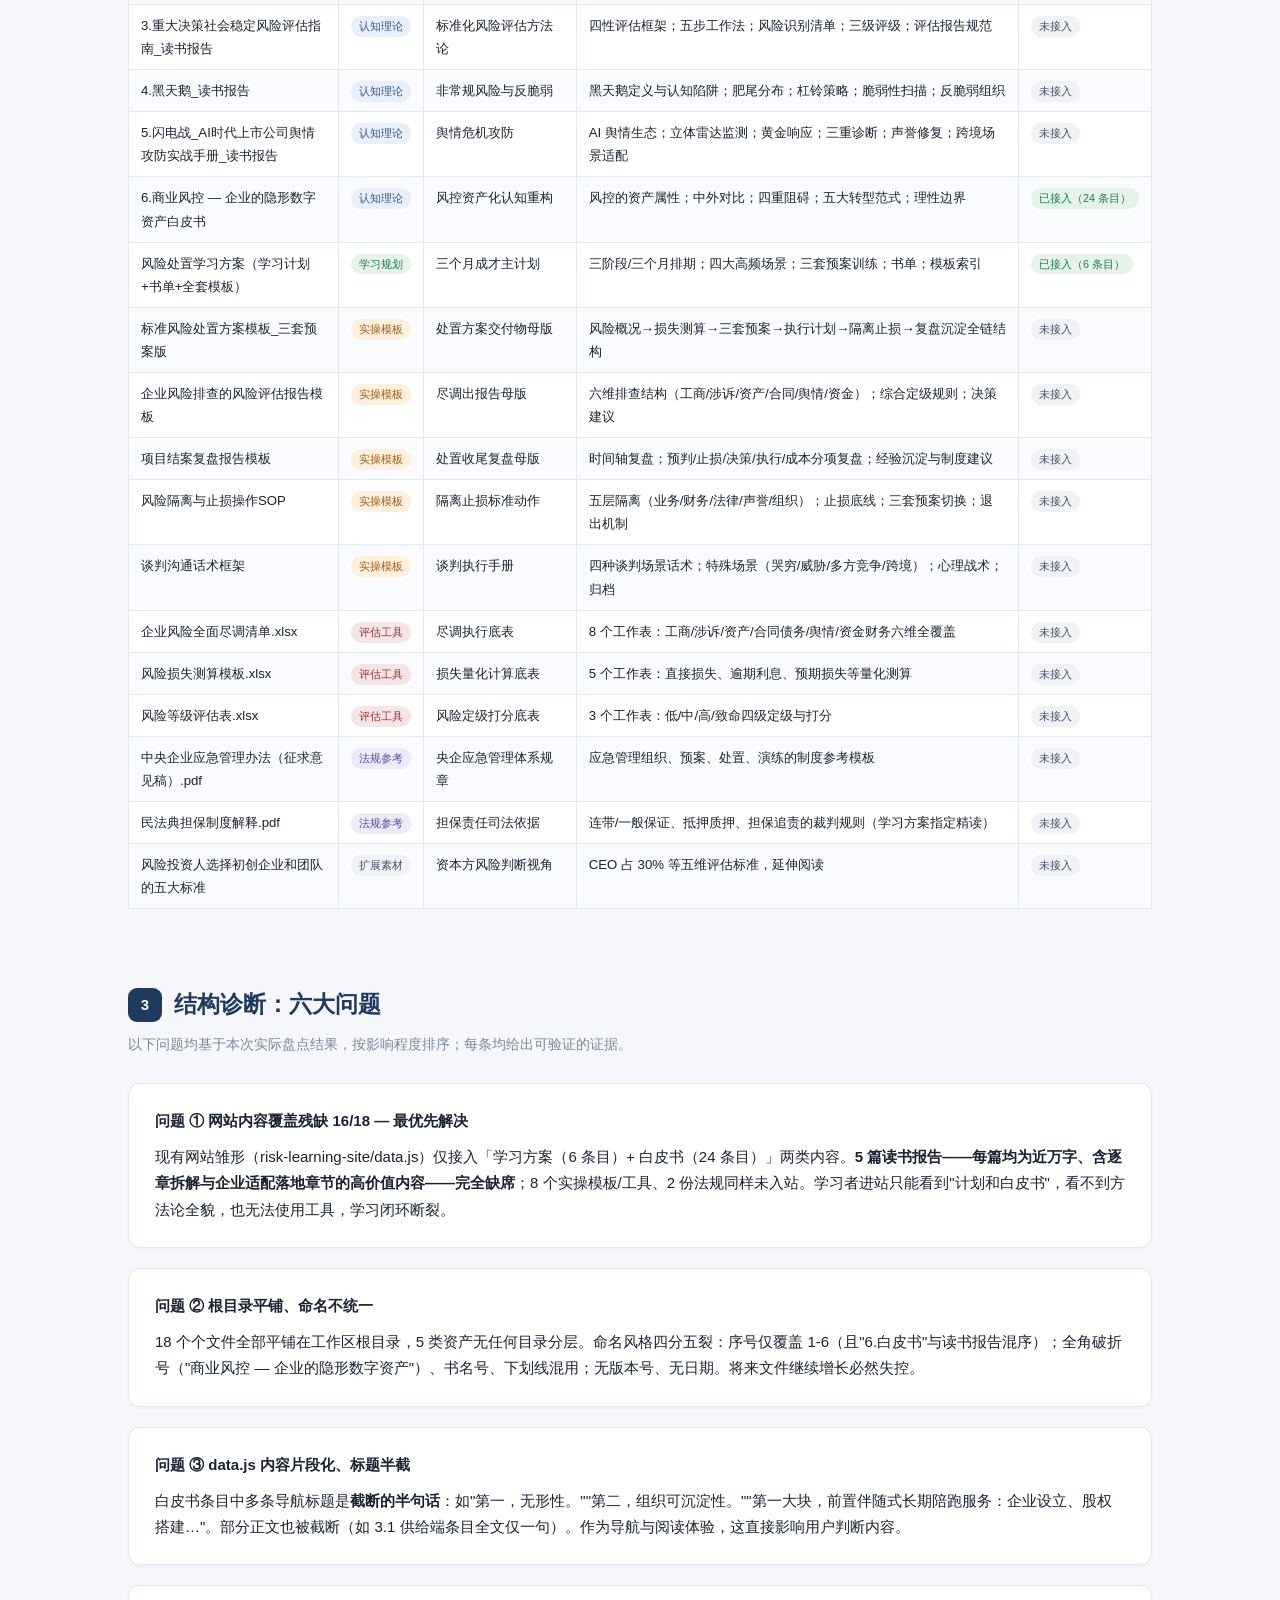
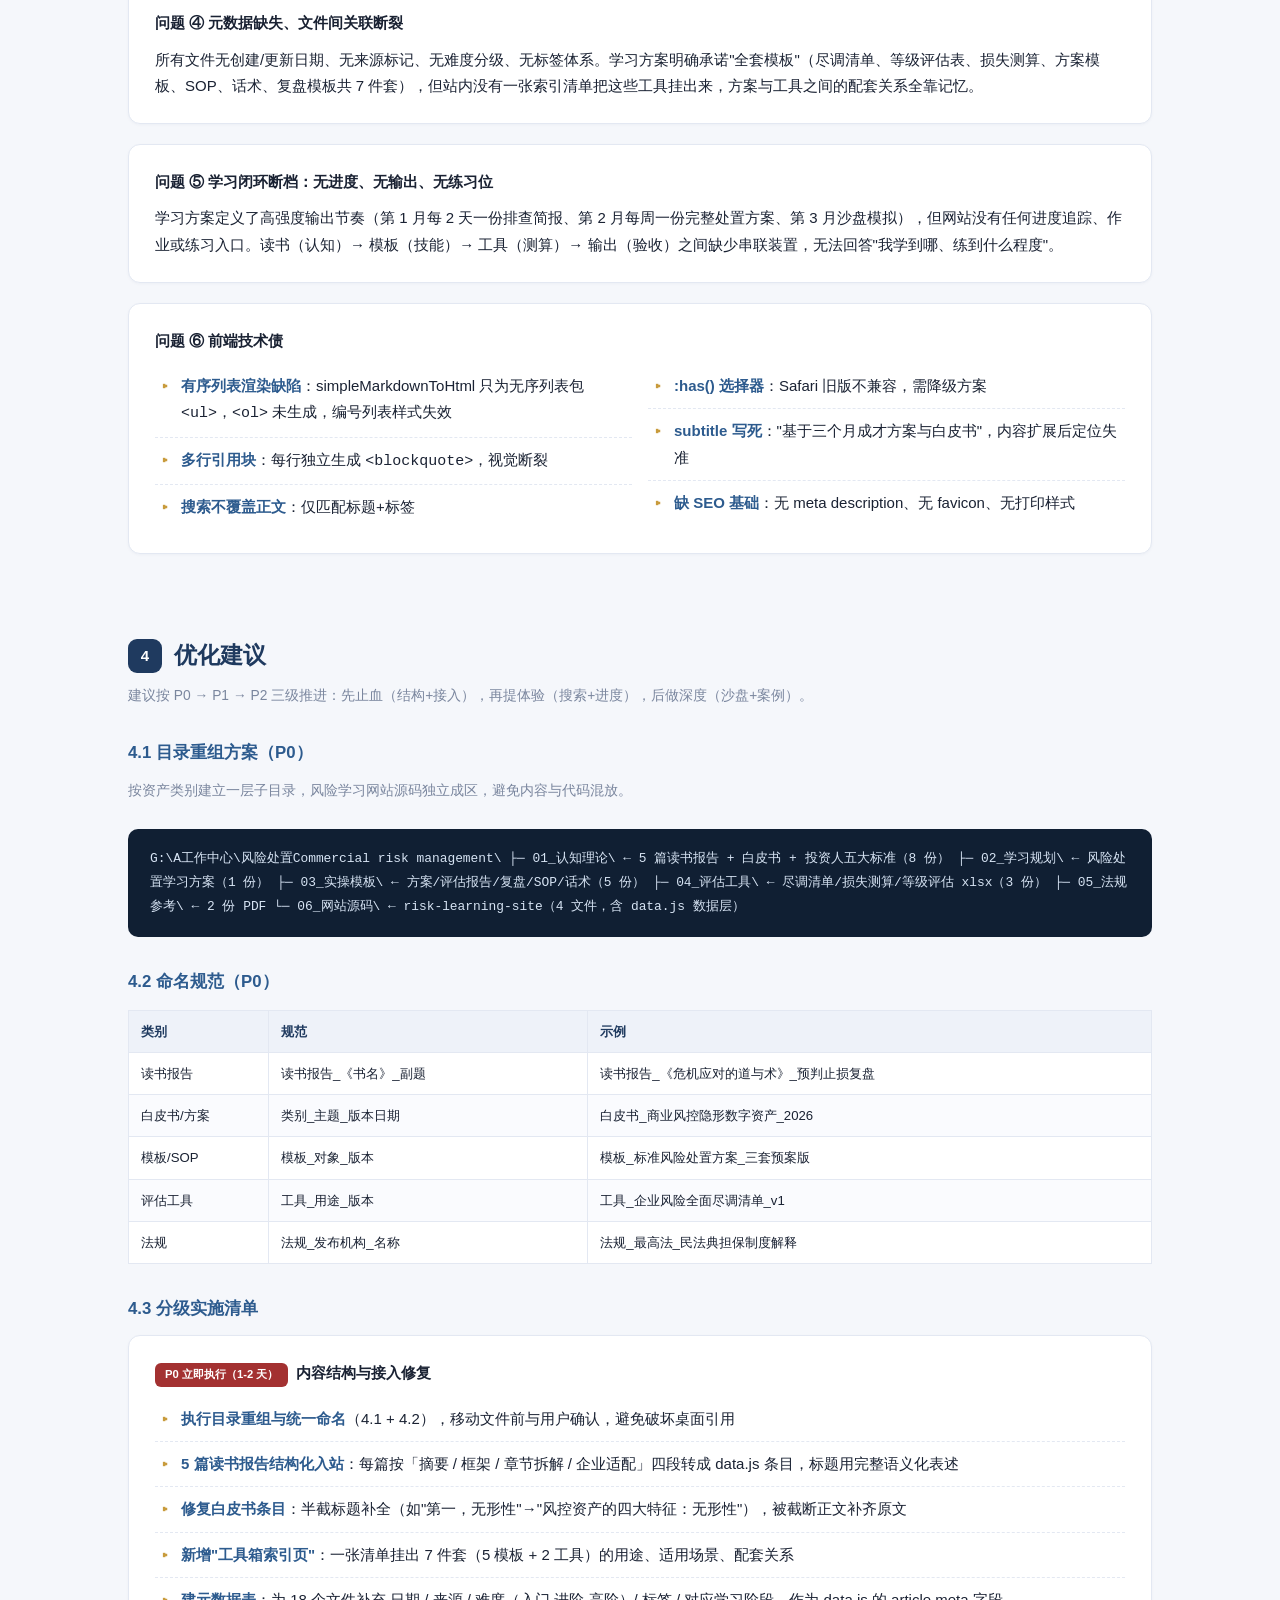
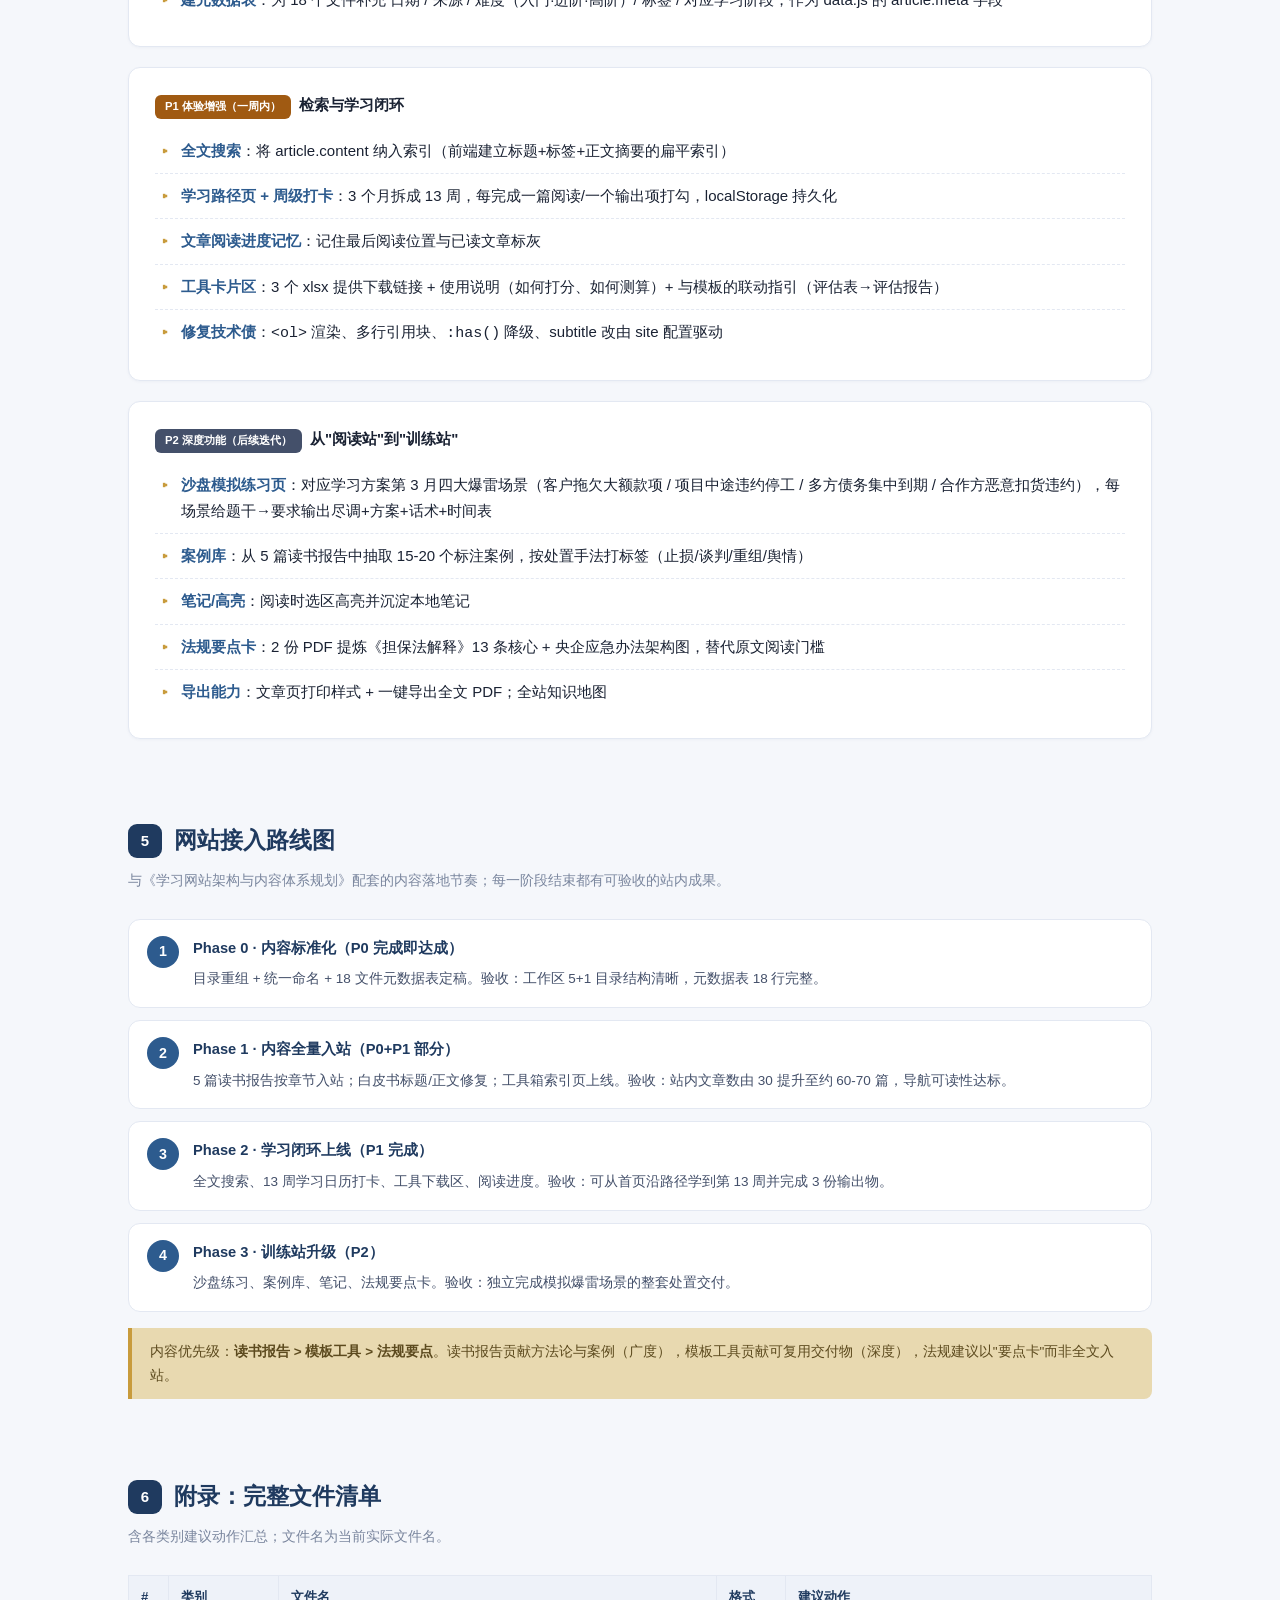
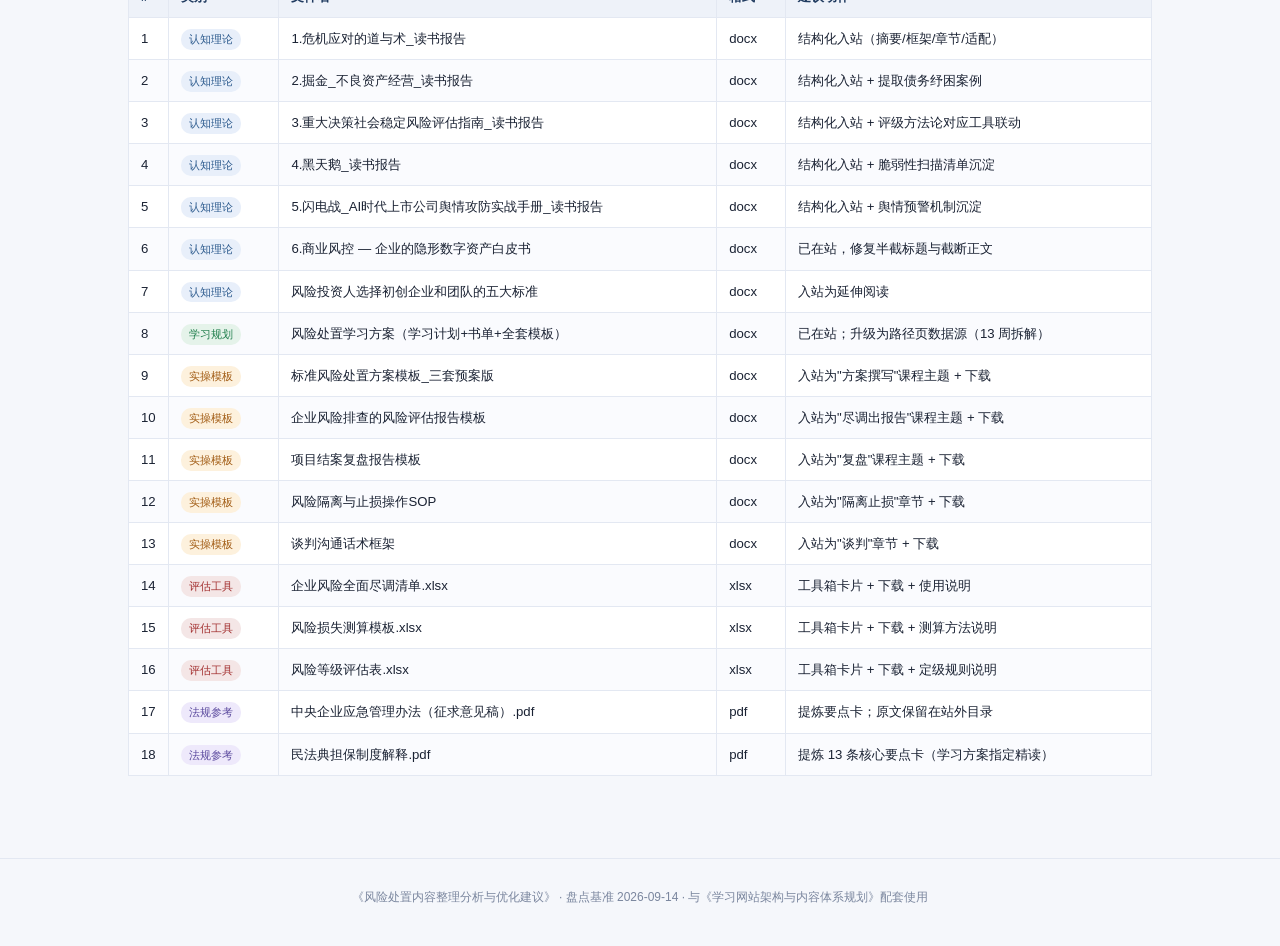
<file: 风险处置内容整理分析与优化建议.html>
<!DOCTYPE html>
<html lang="zh-CN">
<head>
<meta charset="UTF-8">
<meta name="viewport" content="width=device-width, initial-scale=1.0">
<title>风险处置内容整理分析与优化建议</title>
<meta name="description" content="对《风险处置Commercial risk management》工作区的系统盘点、结构诊断与优化建议，为学习网站建设提供内容底座。">
<style>
:root{
  --ink:#1a2233; --ink2:#44506a; --ink3:#7a869e;
  --bg:#f5f7fb; --card:#ffffff; --line:#e3e8f2;
  --brand:#1f3a5f; --brand2:#2d5b8e; --accent:#c89b3c; --accent2:#e8d9b0;
  --ok:#1e7d4b; --warn:#a05a12; --bad:#a33131;
  --p0:#a33131; --p1:#a05a12; --p2:#44506a;
}
*{margin:0;padding:0;box-sizing:border-box}
html{font-size:15px;scroll-behavior:smooth}
body{font-family:-apple-system,BlinkMacSystemFont,"Segoe UI","PingFang SC","Hiragino Sans GB","Microsoft YaHei",sans-serif;background:var(--bg);color:var(--ink);line-height:1.75}
.wrap{max-width:1080px;margin:0 auto;padding:0 28px}

/* ===== 头部 ===== */
header.hero{background:linear-gradient(135deg,#16293f 0%,#1f3a5f 55%,#2d5b8e 100%);color:#fff;padding:64px 0 56px;position:relative;overflow:hidden}
header.hero::after{content:"";position:absolute;right:-120px;top:-120px;width:420px;height:420px;border-radius:50%;background:rgba(200,155,60,.10);pointer-events:none}
.kicker{display:inline-block;font-size:.8rem;letter-spacing:2px;color:var(--accent2);text-transform:uppercase;margin-bottom:14px;border:1px solid rgba(200,155,60,.5);padding:3px 12px;border-radius:20px}
h1{font-size:2.1rem;line-height:1.35;font-weight:700;margin-bottom:14px}
.hero p.sub{font-size:1.02rem;color:#c6d3e4;max-width:760px}
.hero-meta{margin-top:22px;display:flex;gap:26px;flex-wrap:wrap;font-size:.85rem;color:#9fb3cc}
.hero-meta b{color:#fff;font-weight:600}

/* ===== 导航 ===== */
nav.toc{position:sticky;top:0;z-index:50;background:rgba(255,255,255,.96);backdrop-filter:blur(6px);border-bottom:1px solid var(--line);box-shadow:0 1px 6px rgba(31,58,95,.06)}
nav.toc .wrap{display:flex;gap:6px;overflow-x:auto;padding-top:0;padding-bottom:0}
nav.toc a{display:inline-block;padding:13px 12px;font-size:.88rem;color:var(--ink2);text-decoration:none;white-space:nowrap;border-bottom:2px solid transparent}
nav.toc a:hover{color:var(--brand2);border-bottom-color:var(--accent)}

/* ===== 章节 ===== */
section{padding:54px 0 8px}
h2{font-size:1.5rem;color:var(--brand);font-weight:700;margin-bottom:8px;display:flex;align-items:center;gap:12px}
h2 .no{display:inline-flex;width:34px;height:34px;border-radius:9px;background:var(--brand);color:#fff;align-items:center;justify-content:center;font-size:1rem;flex:none}
.sec-desc{color:var(--ink3);font-size:.92rem;margin-bottom:26px}
h3{font-size:1.12rem;color:var(--brand2);margin:30px 0 12px;font-weight:700}
.card{background:var(--card);border:1px solid var(--line);border-radius:12px;padding:24px 26px;margin-bottom:20px;box-shadow:0 1px 3px rgba(31,58,95,.04)}
.card h4{font-size:1rem;color:var(--ink);margin-bottom:10px;font-weight:700}

/* ===== 统计卡 ===== */
.stats{display:grid;grid-template-columns:repeat(auto-fit,minmax(170px,1fr));gap:14px;margin:6px 0 8px}
.stat{background:var(--card);border:1px solid var(--line);border-radius:12px;padding:18px 16px;text-align:center}
.stat .num{font-size:1.9rem;font-weight:800;color:var(--brand2);line-height:1.2}
.stat .lbl{font-size:.82rem;color:var(--ink3);margin-top:4px}
.stat.acc .num{color:var(--accent)}

/* ===== 表格 ===== */
.table-scroll{overflow-x:auto;margin:14px 0}
table{width:100%;border-collapse:collapse;font-size:.88rem;background:#fff}
th,td{border:1px solid var(--line);padding:9px 12px;text-align:left;vertical-align:top}
th{background:#eef2f9;color:var(--brand);font-weight:700;white-space:nowrap}
tbody tr:nth-child(even){background:#fafbfe}
td .tag{display:inline-block;font-size:.72rem;padding:1px 8px;border-radius:10px;white-space:nowrap}
.tag.t1{background:#e8effa;color:#2d5b8e}
.tag.t2{background:#e5f3ea;color:#1e7d4b}
.tag.t3{background:#fdf1dd;color:#a05a12}
.tag.t4{background:#f4e6e6;color:#a33131}
.tag.t5{background:#eee9fb;color:#5b4a9e}
.tag.t6{background:#f0f2f5;color:#44506a}

/* ===== 优先级 ===== */
.prio{display:inline-block;font-size:.75rem;font-weight:700;padding:2px 10px;border-radius:6px;color:#fff;margin-right:8px}
.prio.p0{background:var(--p0)} .prio.p1{background:var(--p1)} .prio.p2{background:var(--p2)}
ul.clean{list-style:none}
ul.clean>li{padding:9px 0 9px 26px;position:relative;border-bottom:1px dashed var(--line)}
ul.clean>li:last-child{border-bottom:none}
ul.clean>li::before{content:"▸";position:absolute;left:6px;color:var(--accent);font-weight:700}
ul.clean li b{color:var(--brand2)}
blockquote.callout{border-left:4px solid var(--accent);background:var(--accent2);padding:12px 18px;margin:16px 0;border-radius:0 8px 8px 0;font-size:.9rem;color:#5c4a1e}

/* ===== 目录树 ===== */
.tree{font-family:Consolas,"Cascadia Code",Menlo,monospace;font-size:.86rem;background:#101f33;color:#d7e4f4;border-radius:10px;padding:18px 22px;overflow-x:auto;line-height:1.85}
.tree .dir{color:#8fd0ff;font-weight:600}
.tree .cmt{color:#7a869e}

/* ===== 网格 ===== */
.grid2{display:grid;grid-template-columns:1fr 1fr;gap:16px}
@media(max-width:820px){.grid2{grid-template-columns:1fr}}

/* ===== 步骤 ===== */
.steps{counter-reset:st}
.step{position:relative;padding:16px 20px 16px 64px;background:var(--card);border:1px solid var(--line);border-radius:12px;margin-bottom:12px}
.step::before{counter-increment:st;content:counter(st);position:absolute;left:18px;top:16px;width:32px;height:32px;border-radius:50%;background:var(--brand2);color:#fff;display:flex;align-items:center;justify-content:center;font-weight:700;font-size:.95rem}
.step h4{font-size:.98rem;margin-bottom:6px;color:var(--brand)}
.step p{font-size:.9rem;color:var(--ink2)}

footer{border-top:1px solid var(--line);margin-top:60px;padding:28px 0 44px;text-align:center;color:var(--ink3);font-size:.8rem}

/* ===== 打印 ===== */
@media print{
  nav.toc{display:none}
  body{background:#fff;font-size:12px}
  .card,table{box-shadow:none;border-color:#ccc}
  section{padding:24px 0 4px}
  header.hero{padding:32px 0}
}
</style>
</head>
<body>

<header class="hero">
  <div class="wrap">
    <span class="kicker">Content Audit &amp; Optimization</span>
    <h1>风险处置内容整理分析与优化建议</h1>
    <p class="sub">对工作区《风险处置 Commercial risk management》全部 18 份内容资产的系统盘点、结构诊断与分级优化方案。本报告同时构成学习网站建设的内容底座清单。</p>
    <div class="hero-meta">
      <span>盘点日期：<b>2026-09-14</b></span>
      <span>覆盖文件：<b>18 份</b></span>
      <span>资产分类：<b>5 类</b></span>
      <span>当前状态：<b>内容库成型 · 网站仅接入 2/18</b></span>
    </div>
  </div>
</header>

<nav class="toc">
  <div class="wrap">
    <a href="#overview">一、资产总览</a>
    <a href="#list">二、逐文件盘点</a>
    <a href="#diagnosis">三、结构诊断</a>
    <a href="#plan">四、优化建议</a>
    <a href="#roadmap">五、网站接入路线</a>
    <a href="#appendix">六、附录清单</a>
  </div>
</nav>

<div class="wrap">

<!-- ================= 一、总览 ================= -->
<section id="overview">
  <h2><span class="no">1</span>内容资产总览</h2>
  <p class="sec-desc">工作区现有内容已覆盖「认知理论 → 学习规划 → 实操工具 → 评估测算 → 法规参考」的完整学习价值链，这是做学习网站最大的存量优势。</p>

  <div class="stats">
    <div class="stat"><div class="num">18</div><div class="lbl">内容文件总数</div></div>
    <div class="stat"><div class="num">13</div><div class="lbl">Word 文档（.docx）</div></div>
    <div class="stat"><div class="num">3</div><div class="lbl">Excel 工具（.xlsx）</div></div>
    <div class="stat"><div class="num">2</div><div class="lbl">法规原文（.pdf）</div></div>
    <div class="stat acc"><div class="num">6</div><div class="lbl">读书报告 + 白皮书（认知层）</div></div>
    <div class="stat acc"><div class="num">8</div><div class="lbl">实操模板与评估工具</div></div>
  </div>

  <h3>五类资产与学习价值链</h3>
  <div class="table-scroll">
    <table>
      <thead><tr><th style="width:120px">资产类别</th><th style="width:60px">数量</th><th>包含内容</th><th>在价值链中的作用</th></tr></thead>
      <tbody>
        <tr><td><span class="tag t1">01 认知理论</span></td><td>6</td><td>5 篇读书报告 + 1 份白皮书</td><td>建立风险处置方法论与思维框架（预判—止损—复盘；不良资产；稳评；黑天鹅；舆情攻防）</td></tr>
        <tr><td><span class="tag t2">02 学习规划</span></td><td>1</td><td>三个月系统成才方案（含书单）</td><td>全网的学习主线索：筑基期→方案能力→标准化上岗</td></tr>
        <tr><td><span class="tag t3">03 实操模板</span></td><td>5</td><td>处置方案 / 评估报告 / 复盘报告 / 隔离止损 SOP / 谈判话术</td><td>把方法论变成可交付的职业技能产物，对应"方案能力"</td></tr>
        <tr><td><span class="tag t4">04 评估工具</span></td><td>3</td><td>尽调清单（8 工作表）/ 损失测算 / 等级评估（xlsx）</td><td>标准化执行动作：排查、定级、算损失</td></tr>
        <tr><td><span class="tag t5">05 法规参考</span></td><td>2</td><td>央企应急管理办法（征求意见稿）/ 民法典担保制度解释</td><td>处置动作的合规依据与底线</td></tr>
        <tr><td><span class="tag t6">06 扩展素材</span></td><td>1</td><td>风险投资人五大标准（短文）</td><td>反向视角：从资本方看风险判断，可作延伸阅读</td></tr>
      </tbody>
    </table>
  </div>

  <blockquote class="callout">关键结论：18 份内容中仅 2 份（学习方案、白皮书）已进入现有网站雏形，16 份尚未接入。<b>本期核心任务不是"从零造内容"，而是"把存量资产结构化、成体系、可学习"。</b></blockquote>
</section>

<!-- ================= 二、逐文件盘点 ================= -->
<section id="list">
  <h2><span class="no">2</span>逐文件盘点明细</h2>
  <p class="sec-desc">按文件实际内容盘点主题定位、核心能力点与网站接入状态（文件名为当前状态，未含建议改名）。</p>

  <div class="table-scroll">
    <table>
      <thead><tr><th style="width:210px">文件</th><th>类型</th><th>主题定位</th><th>核心能力点</th><th>站内状态</th></tr></thead>
      <tbody>
        <tr><td>1.危机应对的道与术_读书报告</td><td><span class="tag t1">认知理论</span></td><td>企业突发风险处置思维</td><td>预判—止损—复盘三环节；风险监测仪表盘；处置 SOP 思维</td><td><span class="tag t6">未接入</span></td></tr>
        <tr><td>2.掘金_不良资产经营_读书报告</td><td><span class="tag t1">认知理论</span></td><td>不良资产与债务纾困实操</td><td>行业生态五方博弈；尽调估值；债务重组/破产重整/债转股路径；纾困方案与成本测算</td><td><span class="tag t6">未接入</span></td></tr>
        <tr><td>3.重大决策社会稳定风险评估指南_读书报告</td><td><span class="tag t1">认知理论</span></td><td>标准化风险评估方法论</td><td>四性评估框架；五步工作法；风险识别清单；三级评级；评估报告规范</td><td><span class="tag t6">未接入</span></td></tr>
        <tr><td>4.黑天鹅_读书报告</td><td><span class="tag t1">认知理论</span></td><td>非常规风险与反脆弱</td><td>黑天鹅定义与认知陷阱；肥尾分布；杠铃策略；脆弱性扫描；反脆弱组织</td><td><span class="tag t6">未接入</span></td></tr>
        <tr><td>5.闪电战_AI时代上市公司舆情攻防实战手册_读书报告</td><td><span class="tag t1">认知理论</span></td><td>舆情危机攻防</td><td>AI 舆情生态；立体雷达监测；黄金响应；三重诊断；声誉修复；跨境场景适配</td><td><span class="tag t6">未接入</span></td></tr>
        <tr><td>6.商业风控 — 企业的隐形数字资产白皮书</td><td><span class="tag t1">认知理论</span></td><td>风控资产化认知重构</td><td>风控的资产属性；中外对比；四重阻碍；五大转型范式；理性边界</td><td><span class="tag t2">已接入（24 条目）</span></td></tr>
        <tr><td>风险处置学习方案（学习计划+书单+全套模板）</td><td><span class="tag t2">学习规划</span></td><td>三个月成才主计划</td><td>三阶段/三个月排期；四大高频场景；三套预案训练；书单；模板索引</td><td><span class="tag t2">已接入（6 条目）</span></td></tr>
        <tr><td>标准风险处置方案模板_三套预案版</td><td><span class="tag t3">实操模板</span></td><td>处置方案交付物母版</td><td>风险概况→损失测算→三套预案→执行计划→隔离止损→复盘沉淀全链结构</td><td><span class="tag t6">未接入</span></td></tr>
        <tr><td>企业风险排查的风险评估报告模板</td><td><span class="tag t3">实操模板</span></td><td>尽调出报告母版</td><td>六维排查结构（工商/涉诉/资产/合同/舆情/资金）；综合定级规则；决策建议</td><td><span class="tag t6">未接入</span></td></tr>
        <tr><td>项目结案复盘报告模板</td><td><span class="tag t3">实操模板</span></td><td>处置收尾复盘母版</td><td>时间轴复盘；预判/止损/决策/执行/成本分项复盘；经验沉淀与制度建议</td><td><span class="tag t6">未接入</span></td></tr>
        <tr><td>风险隔离与止损操作SOP</td><td><span class="tag t3">实操模板</span></td><td>隔离止损标准动作</td><td>五层隔离（业务/财务/法律/声誉/组织）；止损底线；三套预案切换；退出机制</td><td><span class="tag t6">未接入</span></td></tr>
        <tr><td>谈判沟通话术框架</td><td><span class="tag t3">实操模板</span></td><td>谈判执行手册</td><td>四种谈判场景话术；特殊场景（哭穷/威胁/多方竞争/跨境）；心理战术；归档</td><td><span class="tag t6">未接入</span></td></tr>
        <tr><td>企业风险全面尽调清单.xlsx</td><td><span class="tag t4">评估工具</span></td><td>尽调执行底表</td><td>8 个工作表：工商/涉诉/资产/合同债务/舆情/资金财务六维全覆盖</td><td><span class="tag t6">未接入</span></td></tr>
        <tr><td>风险损失测算模板.xlsx</td><td><span class="tag t4">评估工具</span></td><td>损失量化计算底表</td><td>5 个工作表：直接损失、逾期利息、预期损失等量化测算</td><td><span class="tag t6">未接入</span></td></tr>
        <tr><td>风险等级评估表.xlsx</td><td><span class="tag t4">评估工具</span></td><td>风险定级打分底表</td><td>3 个工作表：低/中/高/致命四级定级与打分</td><td><span class="tag t6">未接入</span></td></tr>
        <tr><td>中央企业应急管理办法（征求意见稿）.pdf</td><td><span class="tag t5">法规参考</span></td><td>央企应急管理体系规章</td><td>应急管理组织、预案、处置、演练的制度参考模板</td><td><span class="tag t6">未接入</span></td></tr>
        <tr><td>民法典担保制度解释.pdf</td><td><span class="tag t5">法规参考</span></td><td>担保责任司法依据</td><td>连带/一般保证、抵押质押、担保追责的裁判规则（学习方案指定精读）</td><td><span class="tag t6">未接入</span></td></tr>
        <tr><td>风险投资人选择初创企业和团队的五大标准</td><td><span class="tag t6">扩展素材</span></td><td>资本方风险判断视角</td><td>CEO 占 30% 等五维评估标准，延伸阅读</td><td><span class="tag t6">未接入</span></td></tr>
      </tbody>
    </table>
  </div>
</section>

<!-- ================= 三、结构诊断 ================= -->
<section id="diagnosis">
  <h2><span class="no">3</span>结构诊断：六大问题</h2>
  <p class="sec-desc">以下问题均基于本次实际盘点结果，按影响程度排序；每条均给出可验证的证据。</p>

  <div class="card">
    <h4>问题 ① 网站内容覆盖残缺 16/18 — 最优先解决</h4>
    <p>现有网站雏形（risk-learning-site/data.js）仅接入「学习方案（6 条目）+ 白皮书（24 条目）」两类内容。<b>5 篇读书报告——每篇均为近万字、含逐章拆解与企业适配落地章节的高价值内容——完全缺席</b>；8 个实操模板/工具、2 份法规同样未入站。学习者进站只能看到"计划和白皮书"，看不到方法论全貌，也无法使用工具，学习闭环断裂。</p>
  </div>

  <div class="card">
    <h4>问题 ② 根目录平铺、命名不统一</h4>
    <p>18 个个文件全部平铺在工作区根目录，5 类资产无任何目录分层。命名风格四分五裂：序号仅覆盖 1-6（且"6.白皮书"与读书报告混序）；全角破折号（"商业风控 — 企业的隐形数字资产"）、书名号、下划线混用；无版本号、无日期。将来文件继续增长必然失控。</p>
  </div>

  <div class="card">
    <h4>问题 ③ data.js 内容片段化、标题半截</h4>
    <p>白皮书条目中多条导航标题是<b>截断的半句话</b>：如"第一，无形性。""第二，组织可沉淀性。""第一大块，前置伴随式长期陪跑服务：企业设立、股权搭建…"。部分正文也被截断（如 3.1 供给端条目全文仅一句）。作为导航与阅读体验，这直接影响用户判断内容。</p>
  </div>

  <div class="card">
    <h4>问题 ④ 元数据缺失、文件间关联断裂</h4>
    <p>所有文件无创建/更新日期、无来源标记、无难度分级、无标签体系。学习方案明确承诺"全套模板"（尽调清单、等级评估表、损失测算、方案模板、SOP、话术、复盘模板共 7 件套），但站内没有一张索引清单把这些工具挂出来，方案与工具之间的配套关系全靠记忆。</p>
  </div>

  <div class="card">
    <h4>问题 ⑤ 学习闭环断档：无进度、无输出、无练习位</h4>
    <p>学习方案定义了高强度输出节奏（第 1 月每 2 天一份排查简报、第 2 月每周一份完整处置方案、第 3 月沙盘模拟），但网站没有任何进度追踪、作业或练习入口。读书（认知）→ 模板（技能）→ 工具（测算）→ 输出（验收）之间缺少串联装置，无法回答"我学到哪、练到什么程度"。</p>
  </div>

  <div class="card">
    <h4>问题 ⑥ 前端技术债</h4>
    <div class="grid2">
      <ul class="clean">
        <li><b>有序列表渲染缺陷</b>：simpleMarkdownToHtml 只为无序列表包 <code>&lt;ul&gt;</code>，<code>&lt;ol&gt;</code> 未生成，编号列表样式失效</li>
        <li><b>多行引用块</b>：每行独立生成 <code>&lt;blockquote&gt;</code>，视觉断裂</li>
        <li><b>搜索不覆盖正文</b>：仅匹配标题+标签</li>
      </ul>
      <ul class="clean">
        <li><b>:has() 选择器</b>：Safari 旧版不兼容，需降级方案</li>
        <li><b>subtitle 写死</b>："基于三个月成才方案与白皮书"，内容扩展后定位失准</li>
        <li><b>缺 SEO 基础</b>：无 meta description、无 favicon、无打印样式</li>
      </ul>
    </div>
  </div>
</section>

<!-- ================= 四、优化建议 ================= -->
<section id="plan">
  <h2><span class="no">4</span>优化建议</h2>
  <p class="sec-desc">建议按 P0 → P1 → P2 三级推进：先止血（结构+接入），再提体验（搜索+进度），后做深度（沙盘+案例）。</p>

  <h3>4.1 目录重组方案（P0）</h3>
  <p class="sec-desc">按资产类别建立一层子目录，风险学习网站源码独立成区，避免内容与代码混放。</p>
  <div class="tree">
G:\A工作中心\风险处置Commercial risk management\
├─ 01_认知理论\        ← 5 篇读书报告 + 白皮书 + 投资人五大标准（8 份）
├─ 02_学习规划\        ← 风险处置学习方案（1 份）
├─ 03_实操模板\        ← 方案/评估报告/复盘/SOP/话术（5 份）
├─ 04_评估工具\        ← 尽调清单/损失测算/等级评估 xlsx（3 份）
├─ 05_法规参考\        ← 2 份 PDF
└─ 06_网站源码\        ← risk-learning-site（4 文件，含 data.js 数据层）
  </div>

  <h3>4.2 命名规范（P0）</h3>
  <div class="table-scroll">
    <table>
      <thead><tr><th style="width:140px">类别</th><th>规范</th><th>示例</th></tr></thead>
      <tbody>
        <tr><td>读书报告</td><td>读书报告_《书名》_副题</td><td>读书报告_《危机应对的道与术》_预判止损复盘</td></tr>
        <tr><td>白皮书/方案</td><td>类别_主题_版本日期</td><td>白皮书_商业风控隐形数字资产_2026</td></tr>
        <tr><td>模板/SOP</td><td>模板_对象_版本</td><td>模板_标准风险处置方案_三套预案版</td></tr>
        <tr><td>评估工具</td><td>工具_用途_版本</td><td>工具_企业风险全面尽调清单_v1</td></tr>
        <tr><td>法规</td><td>法规_发布机构_名称</td><td>法规_最高法_民法典担保制度解释</td></tr>
      </tbody>
    </table>
  </div>

  <h3>4.3 分级实施清单</h3>

  <div class="card">
    <h4><span class="prio p0">P0 立即执行（1-2 天）</span>内容结构与接入修复</h4>
    <ul class="clean">
      <li><b>执行目录重组与统一命名</b>（4.1 + 4.2），移动文件前与用户确认，避免破坏桌面引用</li>
      <li><b>5 篇读书报告结构化入站</b>：每篇按「摘要 / 框架 / 章节拆解 / 企业适配」四段转成 data.js 条目，标题用完整语义化表述</li>
      <li><b>修复白皮书条目</b>：半截标题补全（如"第一，无形性"→"风控资产的四大特征：无形性"），被截断正文补齐原文</li>
      <li><b>新增"工具箱索引页"</b>：一张清单挂出 7 件套（5 模板 + 2 工具）的用途、适用场景、配套关系</li>
      <li><b>建元数据表</b>：为 18 个文件补充 日期 / 来源 / 难度（入门·进阶·高阶）/ 标签 / 对应学习阶段，作为 data.js 的 article.meta 字段</li>
    </ul>
  </div>

  <div class="card">
    <h4><span class="prio p1">P1 体验增强（一周内）</span>检索与学习闭环</h4>
    <ul class="clean">
      <li><b>全文搜索</b>：将 article.content 纳入索引（前端建立标题+标签+正文摘要的扁平索引）</li>
      <li><b>学习路径页 + 周级打卡</b>：3 个月拆成 13 周，每完成一篇阅读/一个输出项打勾，localStorage 持久化</li>
      <li><b>文章阅读进度记忆</b>：记住最后阅读位置与已读文章标灰</li>
      <li><b>工具卡片区</b>：3 个 xlsx 提供下载链接 + 使用说明（如何打分、如何测算）+ 与模板的联动指引（评估表→评估报告）</li>
      <li><b>修复技术债</b>：<code>&lt;ol&gt;</code> 渲染、多行引用块、<code>:has()</code> 降级、subtitle 改由 site 配置驱动</li>
    </ul>
  </div>

  <div class="card">
    <h4><span class="prio p2">P2 深度功能（后续迭代）</span>从"阅读站"到"训练站"</h4>
    <ul class="clean">
      <li><b>沙盘模拟练习页</b>：对应学习方案第 3 月四大爆雷场景（客户拖欠大额款项 / 项目中途违约停工 / 多方债务集中到期 / 合作方恶意扣货违约），每场景给题干→要求输出尽调+方案+话术+时间表</li>
      <li><b>案例库</b>：从 5 篇读书报告中抽取 15-20 个标注案例，按处置手法打标签（止损/谈判/重组/舆情）</li>
      <li><b>笔记/高亮</b>：阅读时选区高亮并沉淀本地笔记</li>
      <li><b>法规要点卡</b>：2 份 PDF 提炼《担保法解释》13 条核心 + 央企应急办法架构图，替代原文阅读门槛</li>
      <li><b>导出能力</b>：文章页打印样式 + 一键导出全文 PDF；全站知识地图</li>
    </ul>
  </div>
</section>

<!-- ================= 五、网站接入路线 ================= -->
<section id="roadmap">
  <h2><span class="no">5</span>网站接入路线图</h2>
  <p class="sec-desc">与《学习网站架构与内容体系规划》配套的内容落地节奏；每一阶段结束都有可验收的站内成果。</p>

  <div class="steps">
    <div class="step"><h4>Phase 0 · 内容标准化（P0 完成即达成）</h4><p>目录重组 + 统一命名 + 18 文件元数据表定稿。验收：工作区 5+1 目录结构清晰，元数据表 18 行完整。</p></div>
    <div class="step"><h4>Phase 1 · 内容全量入站（P0+P1 部分）</h4><p>5 篇读书报告按章节入站；白皮书标题/正文修复；工具箱索引页上线。验收：站内文章数由 30 提升至约 60-70 篇，导航可读性达标。</p></div>
    <div class="step"><h4>Phase 2 · 学习闭环上线（P1 完成）</h4><p>全文搜索、13 周学习日历打卡、工具下载区、阅读进度。验收：可从首页沿路径学到第 13 周并完成 3 份输出物。</p></div>
    <div class="step"><h4>Phase 3 · 训练站升级（P2）</h4><p>沙盘练习、案例库、笔记、法规要点卡。验收：独立完成模拟爆雷场景的整套处置交付。</p></div>
  </div>

  <blockquote class="callout">内容优先级：<b>读书报告 &gt; 模板工具 &gt; 法规要点</b>。读书报告贡献方法论与案例（广度），模板工具贡献可复用交付物（深度），法规建议以"要点卡"而非全文入站。</blockquote>
</section>

<!-- ================= 六、附录 ================= -->
<section id="appendix">
  <h2><span class="no">6</span>附录：完整文件清单</h2>
  <p class="sec-desc">含各类别建议动作汇总；文件名为当前实际文件名。</p>
  <div class="table-scroll">
    <table>
      <thead><tr><th style="width:20px">#</th><th>类别</th><th>文件名</th><th>格式</th><th>建议动作</th></tr></thead>
      <tbody>
        <tr><td>1</td><td><span class="tag t1">认知理论</span></td><td>1.危机应对的道与术_读书报告</td><td>docx</td><td>结构化入站（摘要/框架/章节/适配）</td></tr>
        <tr><td>2</td><td><span class="tag t1">认知理论</span></td><td>2.掘金_不良资产经营_读书报告</td><td>docx</td><td>结构化入站 + 提取债务纾困案例</td></tr>
        <tr><td>3</td><td><span class="tag t1">认知理论</span></td><td>3.重大决策社会稳定风险评估指南_读书报告</td><td>docx</td><td>结构化入站 + 评级方法论对应工具联动</td></tr>
        <tr><td>4</td><td><span class="tag t1">认知理论</span></td><td>4.黑天鹅_读书报告</td><td>docx</td><td>结构化入站 + 脆弱性扫描清单沉淀</td></tr>
        <tr><td>5</td><td><span class="tag t1">认知理论</span></td><td>5.闪电战_AI时代上市公司舆情攻防实战手册_读书报告</td><td>docx</td><td>结构化入站 + 舆情预警机制沉淀</td></tr>
        <tr><td>6</td><td><span class="tag t1">认知理论</span></td><td>6.商业风控 — 企业的隐形数字资产白皮书</td><td>docx</td><td>已在站，修复半截标题与截断正文</td></tr>
        <tr><td>7</td><td><span class="tag t1">认知理论</span></td><td>风险投资人选择初创企业和团队的五大标准</td><td>docx</td><td>入站为延伸阅读</td></tr>
        <tr><td>8</td><td><span class="tag t2">学习规划</span></td><td>风险处置学习方案（学习计划+书单+全套模板）</td><td>docx</td><td>已在站；升级为路径页数据源（13 周拆解）</td></tr>
        <tr><td>9</td><td><span class="tag t3">实操模板</span></td><td>标准风险处置方案模板_三套预案版</td><td>docx</td><td>入站为"方案撰写"课程主题 + 下载</td></tr>
        <tr><td>10</td><td><span class="tag t3">实操模板</span></td><td>企业风险排查的风险评估报告模板</td><td>docx</td><td>入站为"尽调出报告"课程主题 + 下载</td></tr>
        <tr><td>11</td><td><span class="tag t3">实操模板</span></td><td>项目结案复盘报告模板</td><td>docx</td><td>入站为"复盘"课程主题 + 下载</td></tr>
        <tr><td>12</td><td><span class="tag t3">实操模板</span></td><td>风险隔离与止损操作SOP</td><td>docx</td><td>入站为"隔离止损"章节 + 下载</td></tr>
        <tr><td>13</td><td><span class="tag t3">实操模板</span></td><td>谈判沟通话术框架</td><td>docx</td><td>入站为"谈判"章节 + 下载</td></tr>
        <tr><td>14</td><td><span class="tag t4">评估工具</span></td><td>企业风险全面尽调清单.xlsx</td><td>xlsx</td><td>工具箱卡片 + 下载 + 使用说明</td></tr>
        <tr><td>15</td><td><span class="tag t4">评估工具</span></td><td>风险损失测算模板.xlsx</td><td>xlsx</td><td>工具箱卡片 + 下载 + 测算方法说明</td></tr>
        <tr><td>16</td><td><span class="tag t4">评估工具</span></td><td>风险等级评估表.xlsx</td><td>xlsx</td><td>工具箱卡片 + 下载 + 定级规则说明</td></tr>
        <tr><td>17</td><td><span class="tag t5">法规参考</span></td><td>中央企业应急管理办法（征求意见稿）.pdf</td><td>pdf</td><td>提炼要点卡；原文保留在站外目录</td></tr>
        <tr><td>18</td><td><span class="tag t5">法规参考</span></td><td>民法典担保制度解释.pdf</td><td>pdf</td><td>提炼 13 条核心要点卡（学习方案指定精读）</td></tr>
      </tbody>
    </table>
  </div>
</section>

</div>

<footer>
  <div class="wrap">《风险处置内容整理分析与优化建议》 · 盘点基准 2026-09-14 · 与《学习网站架构与内容体系规划》配套使用</div>
</footer>

</body>
</html>
</file>
<file: 07_网站源码/risk-learning-site/style.css>
/* ========== v3 Brand Variables ========== */
:root {
    --sidebar-width: 280px;
    --sidebar-bg: #132C47;
    --sidebar-text: #8BA3C4;
    --sidebar-active: #C89B3C;
    --sidebar-hover: #1A3A5C;
    --content-bg: #F5F6F8;
    --content-text: #2D3748;
    --heading-color: #132C47;
    --border-color: #E2E8F0;
    --accent-color: #C89B3C;
    --accent-light: #FFF8E7;
    --tag-bg: #EDF2F7;
    --tag-text: #4A5568;
    --tag-entry: #38A169;
    --tag-advanced: #C89B3C;
    --tag-expert: #E53E3E;
    --shadow: 0 1px 3px rgba(0,0,0,0.08);
    --shadow-md: 0 4px 12px rgba(0,0,0,0.1);
    --radius: 6px;
    --radius-lg: 10px;
}

* { margin: 0; padding: 0; box-sizing: border-box; }
html { font-size: 16px; }

body {
    font-family: -apple-system, BlinkMacSystemFont, "Segoe UI", Roboto, "Helvetica Neue", Arial, "PingFang SC", "Microsoft YaHei", sans-serif;
    background: var(--content-bg);
    color: var(--content-text);
    line-height: 1.7;
    overflow-x: hidden;
}

/* ========== Layout ========== */
#app { display: flex; min-height: 100vh; }

/* ========== Sidebar ========== */
.sidebar {
    width: var(--sidebar-width);
    background: var(--sidebar-bg);
    color: var(--sidebar-text);
    display: flex;
    flex-direction: column;
    position: fixed;
    top: 0; left: 0; bottom: 0;
    z-index: 100;
    overflow-y: auto;
    transition: transform 0.3s ease;
}

.sidebar-header {
    padding: 24px 20px 16px;
    border-bottom: 1px solid rgba(255,255,255,0.08);
}

.site-title {
    font-size: 1.15rem;
    font-weight: 700;
    color: #fff;
    line-height: 1.4;
    letter-spacing: 0.5px;
}

.site-subtitle {
    font-size: 0.75rem;
    color: var(--sidebar-text);
    margin-top: 4px;
    opacity: 0.7;
}

/* Search */
.search-box { padding: 16px 16px 8px; position: relative; }

#search-input {
    width: 100%;
    padding: 10px 14px;
    border: 1px solid rgba(255,255,255,0.1);
    border-radius: var(--radius);
    background: rgba(255,255,255,0.05);
    color: #fff;
    font-size: 0.85rem;
    outline: none;
    transition: all 0.2s;
}

#search-input::placeholder { color: rgba(255,255,255,0.35); }
#search-input:focus {
    border-color: var(--sidebar-active);
    background: rgba(255,255,255,0.08);
}

.search-results {
    position: absolute;
    top: calc(100% - 4px);
    left: 16px; right: 16px;
    background: #1A3A5C;
    border-radius: var(--radius);
    box-shadow: 0 4px 12px rgba(0,0,0,0.3);
    max-height: 360px;
    overflow-y: auto;
    z-index: 200;
    display: none;
}

.search-results.active { display: block; }

.search-result-item {
    padding: 10px 14px;
    cursor: pointer;
    border-bottom: 1px solid rgba(255,255,255,0.05);
    transition: background 0.15s;
}

.search-result-item:hover { background: rgba(255,255,255,0.05); }
.search-result-item:last-child { border-bottom: none; }

.search-result-title {
    font-size: 0.82rem;
    color: #e2e8f0;
    font-weight: 500;
}

.search-result-section {
    font-size: 0.72rem;
    color: var(--sidebar-text);
    margin-top: 2px;
}

.search-result-summary {
    font-size: 0.7rem;
    color: rgba(255,255,255,0.4);
    margin-top: 4px;
    line-height: 1.4;
}

.search-tag {
    display: inline-block;
    padding: 1px 6px;
    background: rgba(200,155,60,0.2);
    color: var(--sidebar-active);
    font-size: 0.65rem;
    border-radius: 3px;
    margin-left: 4px;
}

mark {
    background: rgba(200,155,60,0.3);
    color: #fff;
    padding: 0 2px;
    border-radius: 2px;
}

/* Nav Tree */
.nav-tree { flex: 1; padding: 8px 0; overflow-y: auto; }

.nav-section { margin-bottom: 4px; }

.nav-section-title {
    padding: 10px 20px;
    font-size: 0.8rem;
    font-weight: 600;
    color: rgba(255,255,255,0.5);
    letter-spacing: 0.3px;
    cursor: pointer;
    display: flex;
    align-items: center;
    justify-content: space-between;
    transition: color 0.2s;
}

.nav-section-title em {
    font-style: normal;
    font-size: 0.7rem;
    opacity: 0.6;
}

.nav-section-title:hover { color: rgba(255,255,255,0.8); }

.nav-toggle-icon {
    font-size: 0.65rem;
    transition: transform 0.2s;
}

.nav-section.collapsed .nav-toggle-icon { transform: rotate(-90deg); }
.nav-section.collapsed .nav-articles { max-height: 0 !important; }

.nav-articles {
    overflow: hidden;
    transition: max-height 0.3s ease;
}

.nav-subsection-title {
    padding: 6px 20px 4px 28px;
    font-size: 0.7rem;
    font-weight: 600;
    color: rgba(200,155,60,0.6);
    text-transform: uppercase;
    letter-spacing: 0.5px;
}

.nav-item {
    padding: 8px 20px 8px 32px;
    font-size: 0.85rem;
    cursor: pointer;
    border-left: 2px solid transparent;
    transition: all 0.15s;
    line-height: 1.5;
}

.nav-item:hover {
    background: var(--sidebar-hover);
    color: #e2e8f0;
}

.nav-item.active {
    background: rgba(200,155,60,0.1);
    color: var(--sidebar-active);
    border-left-color: var(--sidebar-active);
}

.nav-placeholder {
    font-size: 0.75rem;
    font-style: italic;
}

/* Sidebar Footer */
.sidebar-footer {
    padding: 16px 20px;
    border-top: 1px solid rgba(255,255,255,0.08);
    font-size: 0.72rem;
    color: rgba(255,255,255,0.35);
    text-align: center;
}

/* ========== Main Content ========== */
.main-content {
    flex: 1;
    margin-left: var(--sidebar-width);
    min-height: 100vh;
    background: var(--content-bg);
}

.content-wrapper {
    max-width: 860px;
    margin: 0 auto;
    padding: 40px 48px;
}

/* Breadcrumb */
.breadcrumb {
    display: flex;
    align-items: center;
    gap: 8px;
    font-size: 0.78rem;
    color: #718096;
    margin-bottom: 24px;
    flex-wrap: wrap;
}

.breadcrumb a {
    color: var(--accent-color);
    text-decoration: none;
    cursor: pointer;
}

.breadcrumb a:hover { text-decoration: underline; }
.breadcrumb-separator { color: #CBD5E0; }

/* Article Header */
.article-header {
    margin-bottom: 32px;
    padding-bottom: 24px;
    border-bottom: 2px solid var(--border-color);
}

#article-title {
    font-size: 1.8rem;
    font-weight: 700;
    color: var(--heading-color);
    line-height: 1.3;
    margin-bottom: 12px;
}

.article-meta {
    display: flex;
    gap: 10px;
    flex-wrap: wrap;
    align-items: center;
}

.article-tag {
    display: inline-block;
    padding: 3px 10px;
    background: var(--tag-bg);
    color: var(--tag-text);
    font-size: 0.75rem;
    border-radius: 20px;
    border: 1px solid var(--border-color);
}

.article-tag.tag-entry { background: #F0FFF4; color: var(--tag-entry); border-color: #C6F6D5; }
.article-tag.tag-advanced { background: #FFFFF0; color: #B7791F; border-color: #FEFCBF; }
.article-tag.tag-expert { background: #FFF5F5; color: var(--tag-expert); border-color: #FED7D7; }

.article-week {
    display: inline-block;
    padding: 3px 10px;
    background: var(--accent-light);
    color: #B7791F;
    font-size: 0.75rem;
    border-radius: 20px;
    font-weight: 600;
}

.article-source {
    font-size: 0.75rem;
    color: #718096;
    font-style: italic;
}

.article-date {
    font-size: 0.78rem;
    color: #A0AEC0;
}

/* Article Body */
.article-body {
    font-size: 0.95rem;
    line-height: 1.85;
    color: var(--content-text);
}

.article-body h2 {
    font-size: 1.4rem;
    font-weight: 600;
    color: var(--heading-color);
    margin: 40px 0 16px;
    padding-bottom: 8px;
    border-bottom: 1px solid var(--border-color);
}

.article-body h3 {
    font-size: 1.15rem;
    font-weight: 600;
    color: var(--heading-color);
    margin: 28px 0 12px;
}

.article-body h4 {
    font-size: 1.05rem;
    font-weight: 600;
    color: var(--heading-color);
    margin: 20px 0 10px;
}

.article-body p { margin-bottom: 16px; }
.article-body ul, .article-body ol { margin: 12px 0 16px 24px; }
.article-body li { margin-bottom: 6px; }

.article-body blockquote {
    margin: 20px 0;
    padding: 12px 20px;
    border-left: 4px solid var(--accent-color);
    background: var(--accent-light);
    border-radius: 0 var(--radius) var(--radius) 0;
    font-style: italic;
    color: #744210;
}

.article-body strong { color: var(--heading-color); font-weight: 600; }

.article-body code {
    background: #EDF2F7;
    padding: 2px 6px;
    border-radius: 3px;
    font-family: "SF Mono", Monaco, "Cascadia Code", monospace;
    font-size: 0.88em;
    color: #2D3748;
}

.article-body pre {
    background: #132C47;
    color: #e2e8f0;
    padding: 16px;
    border-radius: var(--radius);
    overflow-x: auto;
    margin: 16px 0;
    font-size: 0.85rem;
    line-height: 1.6;
}

.article-body pre code { background: transparent; padding: 0; color: inherit; }

.article-body table {
    width: 100%;
    border-collapse: collapse;
    margin: 16px 0;
    font-size: 0.88rem;
}

.article-body th, .article-body td {
    padding: 10px 12px;
    border: 1px solid var(--border-color);
    text-align: left;
}

.article-body th {
    background: var(--accent-light);
    font-weight: 600;
    color: var(--heading-color);
}

.article-body tr:nth-child(even) { background: #FAFAFA; }

/* Article Nav */
.article-nav {
    display: flex;
    justify-content: space-between;
    margin-top: 48px;
    padding-top: 24px;
    border-top: 2px solid var(--border-color);
    gap: 16px;
}

.nav-prev, .nav-next {
    flex: 1;
    padding: 16px 20px;
    border: 1px solid var(--border-color);
    border-radius: var(--radius);
    background: #fff;
    cursor: pointer;
    transition: all 0.2s;
    text-decoration: none;
    color: inherit;
}

.nav-prev:hover, .nav-next:hover {
    border-color: var(--accent-color);
    box-shadow: var(--shadow);
}

.nav-next { text-align: right; }

.nav-label {
    font-size: 0.75rem;
    color: #718096;
    margin-bottom: 4px;
    letter-spacing: 0.5px;
}

.nav-title {
    font-size: 0.9rem;
    font-weight: 600;
    color: var(--heading-color);
}

/* Mobile Menu */
.menu-toggle {
    display: none;
    position: fixed;
    top: 16px; left: 16px;
    z-index: 110;
    width: 40px; height: 40px;
    background: var(--sidebar-bg);
    border: none;
    border-radius: var(--radius);
    cursor: pointer;
    flex-direction: column;
    justify-content: center;
    align-items: center;
    gap: 5px;
    padding: 8px;
}

.menu-toggle span {
    display: block;
    width: 20px; height: 2px;
    background: #fff;
    border-radius: 1px;
    transition: all 0.3s;
}

.overlay {
    display: none;
    position: fixed;
    top: 0; left: 0; right: 0; bottom: 0;
    background: rgba(0,0,0,0.5);
    z-index: 90;
}

/* ========== Welcome Page ========== */
.welcome-content {
    text-align: center;
    padding: 40px 20px;
}

.welcome-content h2 {
    font-size: 1.6rem;
    color: var(--heading-color);
    margin-bottom: 12px;
}

.welcome-content > p {
    font-size: 0.95rem;
    color: #718096;
    max-width: 560px;
    margin: 0 auto 36px;
    line-height: 1.8;
}

.welcome-cards {
    display: grid;
    grid-template-columns: repeat(auto-fit, minmax(200px, 1fr));
    gap: 16px;
    max-width: 720px;
    margin: 0 auto 36px;
}

.welcome-card {
    background: #fff;
    border: 1px solid var(--border-color);
    border-radius: var(--radius-lg);
    padding: 20px;
    transition: all 0.2s;
    text-align: left;
}

.welcome-card:hover {
    border-color: var(--accent-color);
    box-shadow: var(--shadow-md);
    transform: translateY(-2px);
}

.welcome-card-pending {
    opacity: 0.5;
    border-style: dashed;
}

.welcome-card-pending:hover {
    transform: none;
    box-shadow: none;
    cursor: default;
}

.welcome-card-icon {
    font-size: 1.8rem;
    margin-bottom: 10px;
}

.welcome-card h3 {
    font-size: 0.95rem;
    font-weight: 600;
    color: var(--heading-color);
    margin-bottom: 6px;
}

.welcome-card p {
    font-size: 0.8rem;
    color: #718096;
    margin: 0;
}

.welcome-stats {
    display: flex;
    justify-content: center;
    gap: 40px;
    padding: 24px 0;
    border-top: 1px solid var(--border-color);
}

.stat-item {
    text-align: center;
}

.stat-item strong {
    display: block;
    font-size: 1.8rem;
    color: var(--accent-color);
    font-weight: 700;
}

.stat-item span {
    font-size: 0.8rem;
    color: #718096;
}

/* ========== Responsive ========== */
@media (max-width: 768px) {
    .menu-toggle { display: flex; }
    
    .sidebar {
        transform: translateX(-100%);
        width: 260px;
    }
    
    .sidebar.open { transform: translateX(0); }
    .overlay.active { display: block; }
    .main-content { margin-left: 0; }
    .content-wrapper { padding: 60px 20px 32px; }
    #article-title { font-size: 1.4rem; }
    .article-nav { flex-direction: column; }
    .welcome-cards { grid-template-columns: 1fr 1fr; }
    .welcome-stats { gap: 24px; }
}

@media (max-width: 480px) {
    .welcome-cards { grid-template-columns: 1fr; }
}

/* ========== Scrollbar ========== */
.sidebar::-webkit-scrollbar,
.search-results::-webkit-scrollbar { width: 4px; }

.sidebar::-webkit-scrollbar-thumb,
.search-results::-webkit-scrollbar-thumb {
    background: rgba(255,255,255,0.15);
    border-radius: 2px;
}

/* ========== Print ========== */
@media print {
    .sidebar, .menu-toggle, .overlay, .article-nav { display: none !important; }
    .main-content { margin-left: 0 !important; }
    .content-wrapper { max-width: 100%; padding: 20px; }
}

/* ========== P2: Progress Overview ========== */
.progress-overview {
    background: white;
    border-radius: var(--radius-lg);
    padding: 24px;
    margin: 24px 0;
    box-shadow: var(--shadow);
}

.progress-stats {
    display: grid;
    grid-template-columns: repeat(auto-fit, minmax(120px, 1fr));
    gap: 20px;
    margin-bottom: 20px;
}

.progress-bar-container {
    width: 100%;
    height: 12px;
    background: var(--tag-bg);
    border-radius: 6px;
    overflow: hidden;
}

.progress-bar {
    height: 100%;
    background: linear-gradient(90deg, var(--accent-color), #D4AF37);
    transition: width 0.5s ease;
    border-radius: 6px;
}

/* ========== P2: Timeline ========== */
.timeline-section {
    margin-top: 40px;
}

.timeline-section h3 {
    font-size: 1.3rem;
    color: var(--heading-color);
    margin-bottom: 24px;
    text-align: center;
}

.timeline {
    display: flex;
    flex-direction: column;
    gap: 32px;
}

.timeline-phase {
    border-left: 4px solid var(--phase-color, var(--accent-color));
    padding-left: 20px;
}

.phase-header {
    display: flex;
    align-items: center;
    gap: 12px;
    margin-bottom: 16px;
}

.phase-header h4 {
    font-size: 1.1rem;
    color: var(--phase-color, var(--heading-color));
    margin: 0;
}

.phase-weeks {
    font-size: 0.85rem;
    color: #718096;
    background: var(--tag-bg);
    padding: 4px 12px;
    border-radius: 12px;
}

.phase-weeks-grid {
    display: grid;
    grid-template-columns: repeat(auto-fill, minmax(280px, 1fr));
    gap: 16px;
}

.timeline-week {
    background: white;
    border-radius: var(--radius);
    padding: 16px;
    box-shadow: var(--shadow);
    transition: all 0.3s ease;
}

.timeline-week:hover {
    box-shadow: var(--shadow-md);
    transform: translateY(-2px);
}

.timeline-week.week-complete {
    border-left: 3px solid #38A169;
}

.week-header {
    display: flex;
    align-items: center;
    gap: 8px;
    margin-bottom: 12px;
}

.week-number {
    font-weight: 700;
    color: var(--phase-color, var(--accent-color));
    font-size: 0.9rem;
}

.week-title {
    font-size: 0.9rem;
    color: var(--content-text);
    flex: 1;
}

.week-progress {
    width: 100%;
    height: 6px;
    background: var(--tag-bg);
    border-radius: 3px;
    overflow: hidden;
    margin-bottom: 12px;
}

.week-progress-bar {
    height: 100%;
    background: linear-gradient(90deg, #38A169, #48BB78);
    transition: width 0.5s ease;
}

.week-articles {
    display: flex;
    flex-direction: column;
    gap: 8px;
}

.timeline-article {
    display: flex;
    align-items: center;
    gap: 8px;
    padding: 8px;
    border-radius: var(--radius);
    cursor: pointer;
    transition: background 0.2s ease;
    font-size: 0.85rem;
}

.timeline-article:hover {
    background: var(--tag-bg);
}

.timeline-article.article-complete {
    background: rgba(56, 161, 105, 0.08);
}

.article-check {
    font-size: 1rem;
    color: #A0AEC0;
    flex-shrink: 0;
}

.timeline-article.article-complete .article-check {
    color: #38A169;
}

.article-name {
    color: var(--content-text);
    flex: 1;
    line-height: 1.4;
}

/* ========== P2: Check-in Button ========== */
.article-checkin-section {
    margin-top: 40px;
    padding-top: 24px;
    border-top: 2px solid var(--border-color);
    text-align: center;
}

.checkin-btn {
    background: white;
    color: var(--accent-color);
    border: 2px solid var(--accent-color);
    padding: 12px 32px;
    border-radius: var(--radius);
    font-size: 1rem;
    font-weight: 600;
    cursor: pointer;
    transition: all 0.3s ease;
}

.checkin-btn:hover {
    background: var(--accent-light);
    transform: translateY(-2px);
    box-shadow: var(--shadow-md);
}

.checkin-btn.completed {
    background: #38A169;
    color: white;
    border-color: #38A169;
}

.checkin-btn.completed:hover {
    background: #2F855A;
    border-color: #2F855A;
}

/* ========== P2: Sidebar Progress Indicators ========== */
.nav-item.nav-item-completed {
    position: relative;
}

.nav-item.nav-item-completed::before {
    content: '✓';
    position: absolute;
    right: 8px;
    color: #38A169;
    font-weight: 700;
    font-size: 0.9rem;
}

/* ========== P2: Mobile Optimizations ========== */
@media (max-width: 768px) {
    /* Timeline responsive */
    .phase-weeks-grid {
        grid-template-columns: 1fr;
    }
    
    .timeline-phase {
        padding-left: 12px;
    }
    
    .phase-header {
        flex-direction: column;
        align-items: flex-start;
        gap: 8px;
    }
    
    .timeline-week {
        padding: 12px;
    }
    
    .week-header {
        flex-direction: column;
        align-items: flex-start;
        gap: 4px;
    }
    
    /* Progress overview responsive */
    .progress-stats {
        grid-template-columns: repeat(2, 1fr);
        gap: 16px;
    }
    
    .progress-overview {
        padding: 16px;
    }
    
    /* Check-in button responsive */
    .checkin-btn {
        width: 100%;
        padding: 14px 24px;
    }
    
    /* Better touch targets */
    .nav-item {
        padding: 10px 12px;
        min-height: 44px;
    }
    
    .nav-section-title {
        padding: 12px;
        min-height: 48px;
    }
    
    /* Article body responsive */
    .article-body {
        font-size: 1rem;
        line-height: 1.8;
    }
    
    .article-body table {
        display: block;
        overflow-x: auto;
        white-space: nowrap;
    }
    
    /* Welcome cards responsive */
    .welcome-cards {
        grid-template-columns: 1fr;
        gap: 12px;
    }
    
    .welcome-card {
        padding: 16px;
    }
}

@media (max-width: 480px) {
    /* Extra small screens */
    .progress-stats {
        grid-template-columns: 1fr 1fr;
        gap: 12px;
    }
    
    .stat-item strong {
        font-size: 1.3rem;
    }
    
    .timeline-section h3 {
        font-size: 1.1rem;
    }
    
    .week-title {
        font-size: 0.85rem;
    }
    
    .article-name {
        font-size: 0.8rem;
    }
}
</file>
